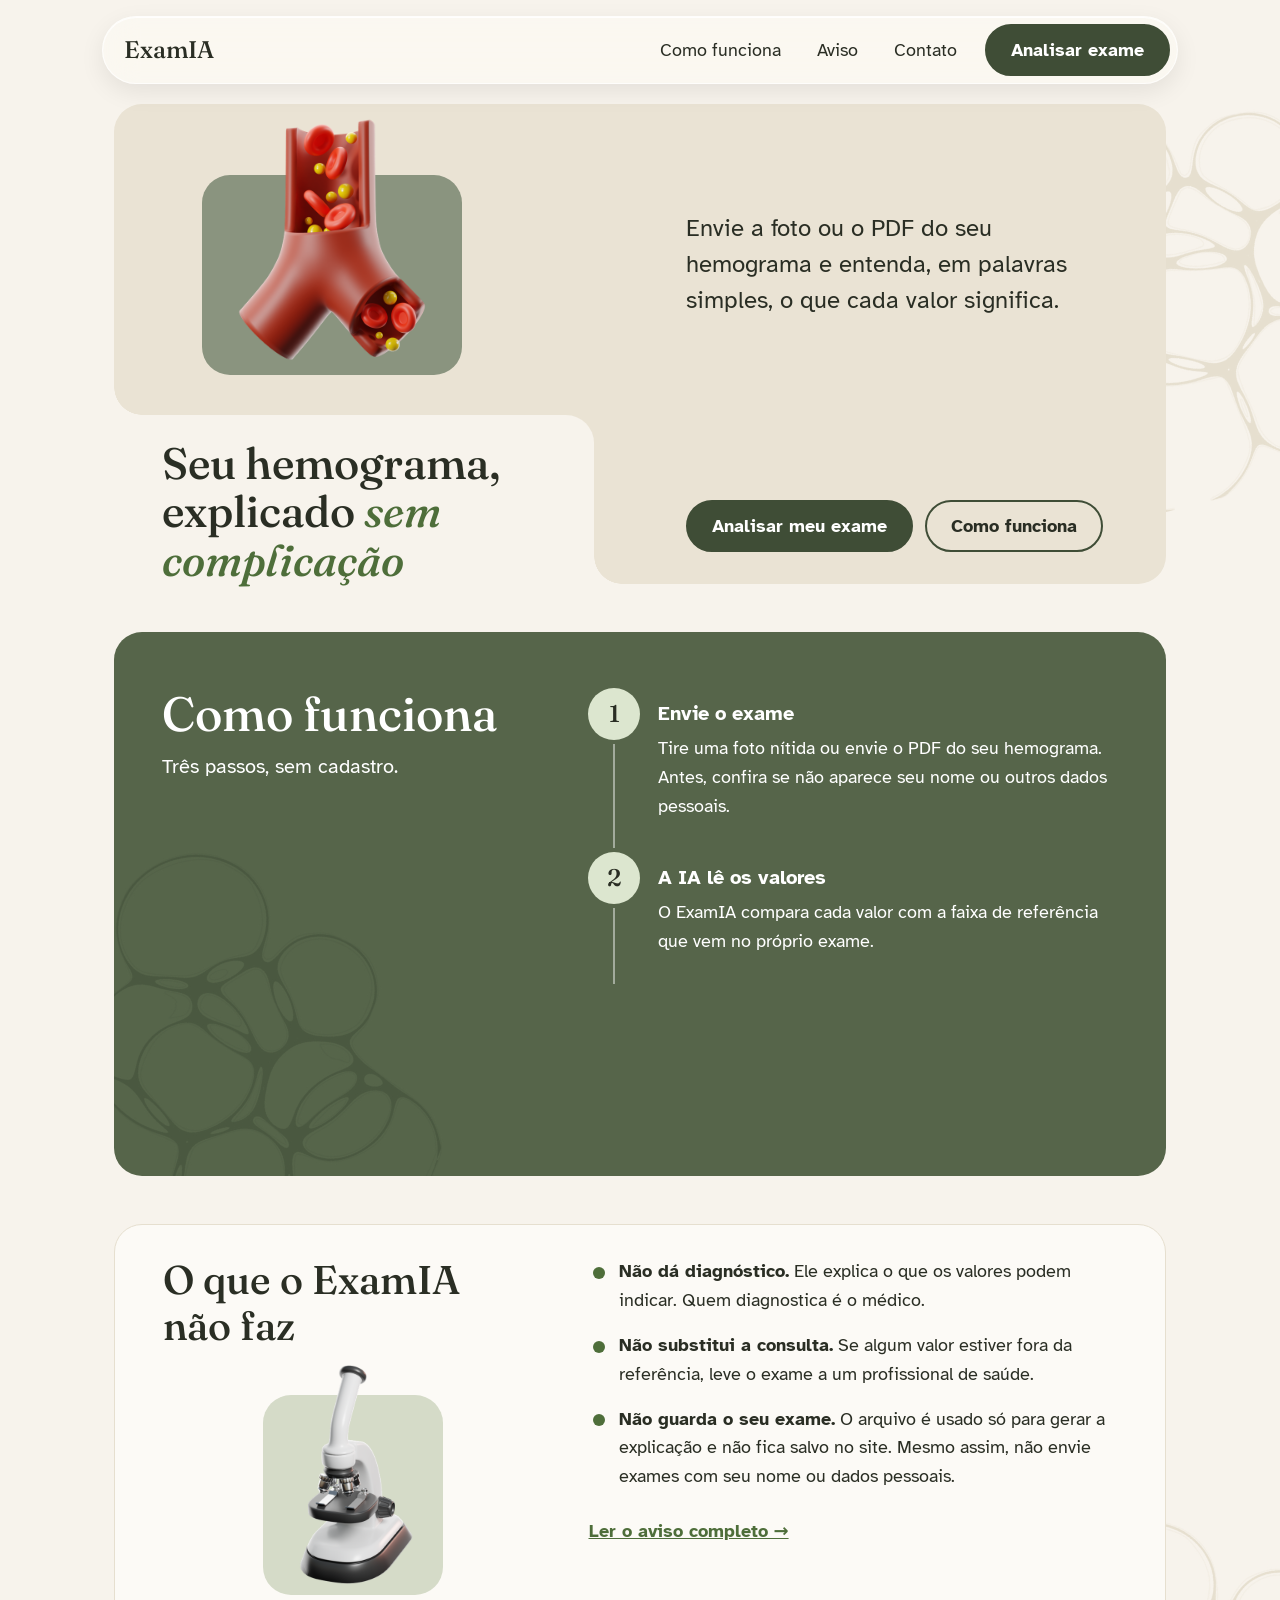
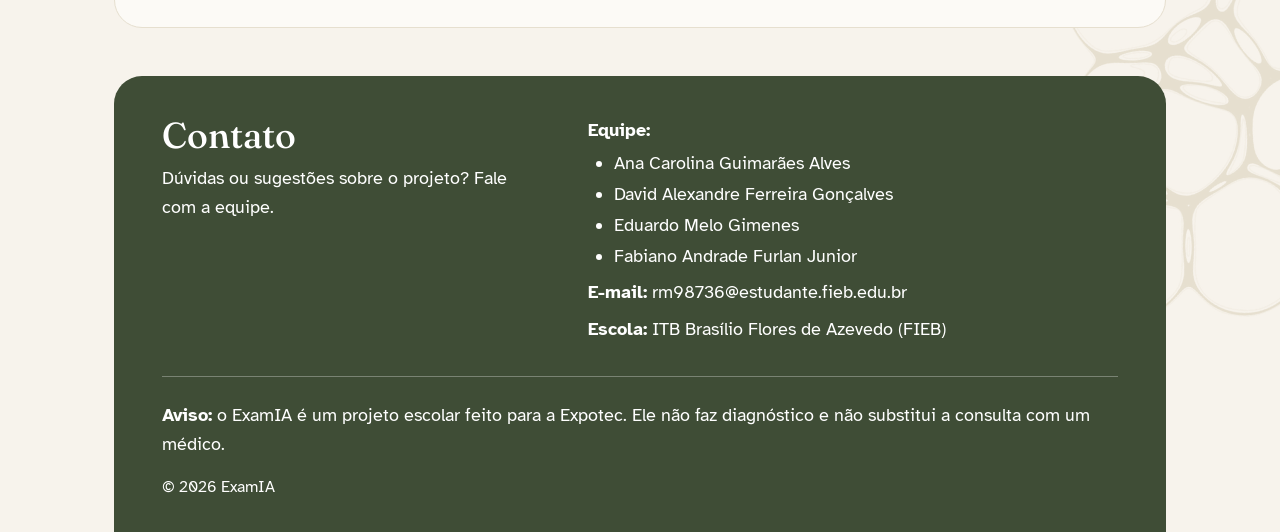
<file: index.html>
<!DOCTYPE html>
<html lang="pt-BR">
<head>
  <meta charset="UTF-8">
  <meta name="viewport" content="width=device-width, initial-scale=1.0">
  <title>ExamIA — seu hemograma explicado</title>
  <meta name="description" content="Envie seu hemograma e entenda, em palavras simples, o que cada valor significa. Projeto escolar: não substitui o médico.">
  <link rel="preconnect" href="https://fonts.googleapis.com">
  <link rel="preconnect" href="https://fonts.gstatic.com" crossorigin>
  <link href="https://fonts.googleapis.com/css2?family=Atkinson+Hyperlegible:ital,wght@0,400;0,700;1,400&family=Fraunces:ital,opsz,wght@0,9..144,500;1,9..144,500&display=swap" rel="stylesheet">
  <link rel="stylesheet" href="css/estilo.css">
  <!-- Avisa ao CSS que o JavaScript está funcionando (só assim as animações escondem as coisas antes de aparecer) -->
  <script>document.documentElement.classList.add('js');</script>
</head>
<body>

  <!-- Células decorativas nas laterais (ficam atrás de tudo) -->
  <div class="decoracao" aria-hidden="true">
    <img class="celula celula-1" src="imagens/celula-site.png" alt="">
    <img class="celula celula-3" src="imagens/celula-site.png" alt="">
  </div>

  <!-- Menu fixo de vidro -->
  <header class="topo">
    <nav class="menu" aria-label="Menu principal">
      <a class="logo" href="index.html">ExamIA</a>

      <button class="menu-botao" type="button" aria-expanded="false" aria-controls="menu-links" aria-label="Abrir menu">
        <span></span><span></span><span></span>
      </button>

      <ul class="menu-links" id="menu-links">
        <li><a href="#como-funciona">Como funciona</a></li>
        <li><a href="aviso.html">Aviso</a></li>
        <li><a href="#contato">Contato</a></li>
        <li><a class="btn" href="analise.html">Analisar exame</a></li>
      </ul>
    </nav>
  </header>

  <div class="pagina">
    <main>

      <!-- Topo: bloco bege + título no bloco com recuo -->
      <section class="hero-bloco" aria-labelledby="titulo-principal">
        <div class="hero">
          <div class="hero-conteudo">
            <p class="hero-sub revelar">Envie a foto ou o PDF do seu hemograma e entenda, em palavras simples, o que cada valor significa.</p>
            <div class="hero-acoes revelar" style="--atraso: 0.4s">
              <a class="btn" href="analise.html">Analisar meu exame</a>
              <a class="btn btn-secundario" href="#como-funciona">Como funciona</a>
            </div>
          </div>
        </div>
        <div class="recuo">
          <div class="arte hero-arte revelar">
            <img src="imagens/sangue-site.png" alt="" width="600" height="600">
          </div>
          <h1 id="titulo-principal" class="revelar" style="--atraso: 0.2s">Seu hemograma, explicado <em>sem complicação</em></h1>
        </div>
      </section>

      <!-- Como funciona (faixa oliva) -->
      <section class="faixa" id="como-funciona" aria-labelledby="titulo-como">
        <img class="celula celula-faixa" src="imagens/celula-oliva.png" alt="" aria-hidden="true">
        <div class="faixa-intro revelar">
          <h2 id="titulo-como">Como funciona</h2>
          <p>Três passos, sem cadastro.</p>
        </div>
        <ol class="passos">
          <li>
            <span class="passo-num" aria-hidden="true">1</span>
            <div class="passo-texto">
              <h3>Envie o exame</h3>
              <p>Tire uma foto nítida ou envie o PDF do seu hemograma. Antes, confira se não aparece seu nome ou outros dados pessoais.</p>
            </div>
          </li>
          <li>
            <span class="passo-num" aria-hidden="true">2</span>
            <div class="passo-texto">
              <h3>A IA lê os valores</h3>
              <p>O ExamIA compara cada valor com a faixa de referência que vem no próprio exame.</p>
            </div>
          </li>
          <li>
            <span class="passo-num" aria-hidden="true">3</span>
            <div class="passo-texto">
              <h3>Receba a explicação</h3>
              <p>Você vê cada item em palavras simples, com um selo mostrando se está dentro ou fora da referência. Leve suas dúvidas ao médico.</p>
            </div>
          </li>
        </ol>
      </section>

      <!-- Limites do site -->
      <section class="limites" aria-labelledby="titulo-limites">
        <div class="limites-titulo">
          <h2 id="titulo-limites" class="revelar">O que o ExamIA<br> não faz</h2>
          <div class="arte limites-arte revelar" style="--atraso: 0.2s">
            <img src="imagens/microscopio-site.png" alt="" width="600" height="600" loading="lazy">
          </div>
        </div>
        <div>
          <ul class="lista-limites revelar" style="--atraso: 0.15s">
            <li><strong>Não dá diagnóstico.</strong> Ele explica o que os valores podem indicar. Quem diagnostica é o médico.</li>
            <li><strong>Não substitui a consulta.</strong> Se algum valor estiver fora da referência, leve o exame a um profissional de saúde.</li>
            <li><strong>Não guarda o seu exame.</strong> O arquivo é usado só para gerar a explicação e não fica salvo no site. Mesmo assim, não envie exames com seu nome ou dados pessoais.</li>
          </ul>
          <a class="link-seta" href="aviso.html">Ler o aviso completo →</a>
        </div>
      </section>

    </main>

    <!-- Rodapé com contato e aviso -->
    <footer class="rodape" id="contato">
      <div class="rodape-contato revelar">
        <div>
          <h2>Contato</h2>
          <p>Dúvidas ou sugestões sobre o projeto? Fale com a equipe.</p>
        </div>
        <!-- TROCAR: coloque aqui os dados reais de contato -->
        <ul>
          <li><strong>Equipe:</strong>
            <ul class="rodape-equipe">
              <li>Ana Carolina Guimarães Alves</li>
              <li>David Alexandre Ferreira Gonçalves</li>
              <li>Eduardo Melo Gimenes</li>
              <li>Fabiano Andrade Furlan Junior</li>
            </ul>
          </li>
          <li><strong>E-mail:</strong> rm98736@estudante.fieb.edu.br</li>
          <li><strong>Escola:</strong> ITB Brasílio Flores de Azevedo (FIEB)</li>
        </ul>
      </div>
      <p class="rodape-aviso"><strong>Aviso:</strong> o ExamIA é um projeto escolar feito para a Expotec. Ele não faz diagnóstico e não substitui a consulta com um médico.</p>
      <p class="rodape-copy">© 2026 ExamIA</p>
    </footer>
  </div>

  <script src="js/menu.js"></script>
  <script src="js/animacoes.js"></script>
</body>
</html>
</file>
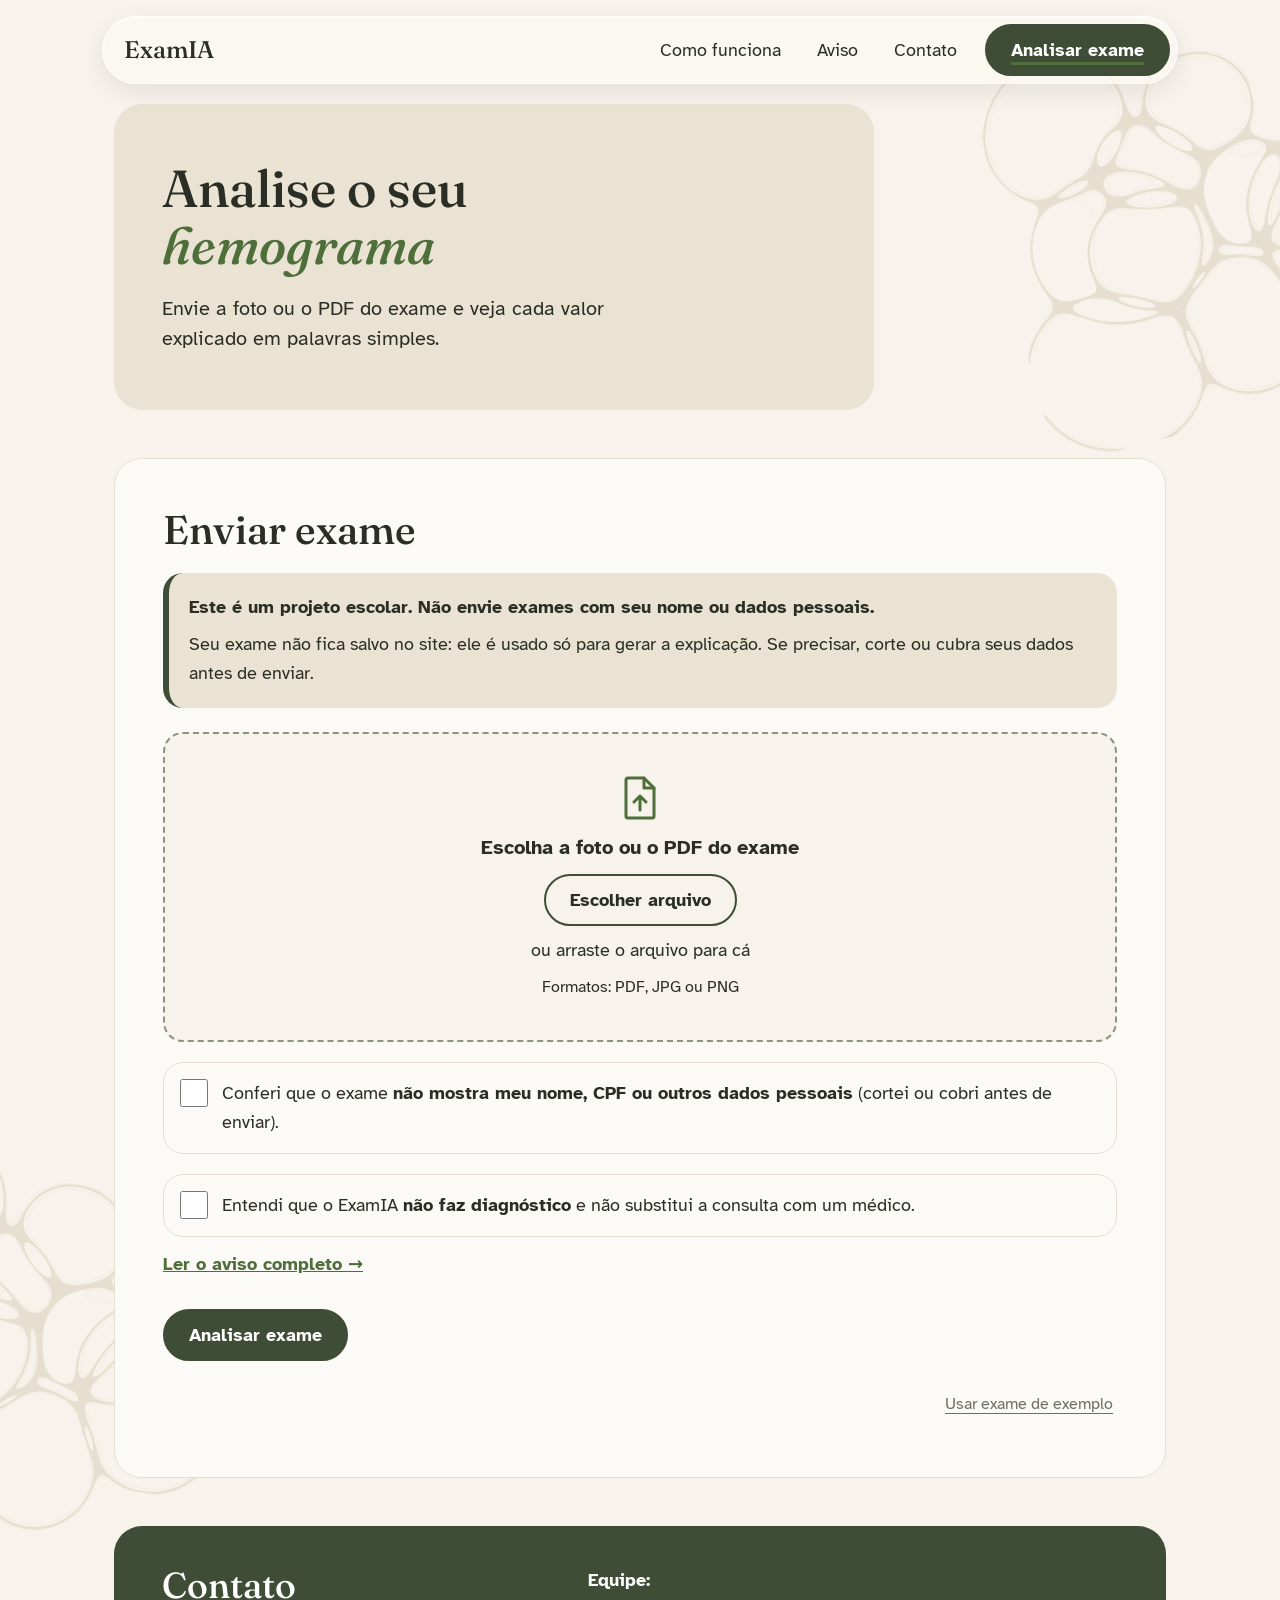
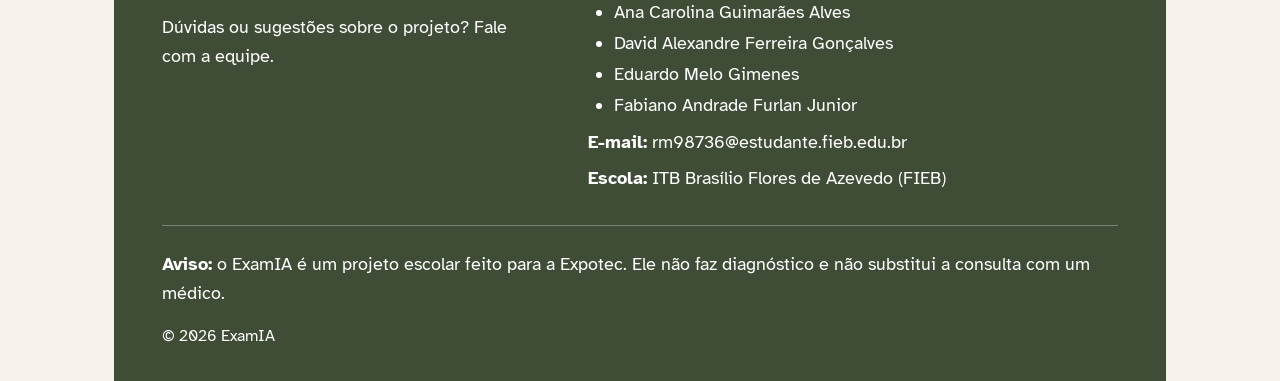
<file: analise.html>
<!DOCTYPE html>
<html lang="pt-BR">
<head>
  <meta charset="UTF-8">
  <meta name="viewport" content="width=device-width, initial-scale=1.0">
  <title>Analisar exame — ExamIA</title>
  <meta name="description" content="Envie a foto ou o PDF do seu hemograma e veja cada valor explicado em palavras simples. Projeto escolar: não substitui o médico.">
  <link rel="preconnect" href="https://fonts.googleapis.com">
  <link rel="preconnect" href="https://fonts.gstatic.com" crossorigin>
  <link href="https://fonts.googleapis.com/css2?family=Atkinson+Hyperlegible:ital,wght@0,400;0,700;1,400&family=Fraunces:ital,opsz,wght@0,9..144,500;1,9..144,500&display=swap" rel="stylesheet">
  <link rel="stylesheet" href="css/estilo.css">
  <!-- Avisa ao CSS que o JavaScript está funcionando (só assim as animações escondem as coisas antes de aparecer) -->
  <script>document.documentElement.classList.add('js');</script>
</head>
<body>

  <!-- Células decorativas nas laterais (só flutuam, como na Home) -->
  <div class="decoracao" aria-hidden="true">
    <img class="celula analise-cel-topo" src="imagens/celula-site.png" alt="">
    <img class="celula analise-cel-baixo" src="imagens/celula-site.png" alt="">
  </div>

  <!-- Menu fixo de vidro (igual ao das outras páginas) -->
  <header class="topo">
    <nav class="menu" aria-label="Menu principal">
      <a class="logo" href="index.html">ExamIA</a>

      <button class="menu-botao" type="button" aria-expanded="false" aria-controls="menu-links" aria-label="Abrir menu">
        <span></span><span></span><span></span>
      </button>

      <ul class="menu-links" id="menu-links">
        <li><a href="index.html#como-funciona">Como funciona</a></li>
        <li><a href="aviso.html">Aviso</a></li>
        <li><a href="#contato">Contato</a></li>
        <li><a class="btn" href="analise.html" aria-current="page">Analisar exame</a></li>
      </ul>
    </nav>
  </header>

  <div class="pagina">
    <main>

      <!-- Topo -->
      <section class="topo-pagina" aria-labelledby="titulo-analise">
        <h1 id="titulo-analise" class="revelar">Analise o seu <em>hemograma</em></h1>
        <p class="revelar" style="--atraso: 0.2s">Envie a foto ou o PDF do exame e veja cada valor explicado em palavras simples.</p>
      </section>

      <!-- Envio do exame -->
      <section class="envio" id="envio" aria-labelledby="titulo-envio">
        <h2 id="titulo-envio" class="revelar">Enviar exame</h2>

        <!-- Privacidade: vem antes de tudo, para a pessoa ler antes de escolher o arquivo -->
        <div class="privacidade revelar" style="--atraso: 0.1s">
          <p><strong>Este é um projeto escolar. Não envie exames com seu nome ou dados pessoais.</strong></p>
          <p>Seu exame não fica salvo no site: ele é usado só para gerar a explicação. Se precisar, corte ou cubra seus dados antes de enviar.</p>
        </div>

        <!-- novalidate: em vez do balãozinho do navegador (pequeno e some rápido), o JS mostra a própria mensagem -->
        <form class="form-envio revelar" style="--atraso: 0.2s" novalidate>

          <!-- Área de envio: o input de arquivo fica escondido e o <label> inteiro vira a área clicável.
               A classe "arrastando" (colocada pelo JS) destaca a área quando um arquivo é arrastado por cima. -->
          <div class="upload">
            <input class="upload-input" type="file" id="arquivo" name="arquivo" accept="application/pdf,image/jpeg,image/png">
            <label class="upload-area" for="arquivo">
              <svg class="upload-icone" viewBox="0 0 48 48" aria-hidden="true">
                <path d="M12 4h16l10 10v28a2 2 0 0 1-2 2H12a2 2 0 0 1-2-2V6a2 2 0 0 1 2-2z" fill="none" stroke="currentColor" stroke-width="3" stroke-linejoin="round"/>
                <path d="M28 4v10h10M24 36V22m-6 6 6-6 6 6" fill="none" stroke="currentColor" stroke-width="3" stroke-linecap="round" stroke-linejoin="round"/>
              </svg>
              <span class="upload-titulo">Escolha a foto ou o PDF do exame</span>
              <span class="btn btn-secundario upload-botao">Escolher arquivo</span>
              <span class="upload-arrastar">ou arraste o arquivo para cá</span>
              <span class="upload-formatos">Formatos: PDF, JPG ou PNG</span>
            </label>
            <!-- Prévia do arquivo escolhido (o JS preenche e mostra).
                 Foto: aparece a própria imagem. PDF: aparece um ícone de documento.
                 A prévia fica só no navegador da pessoa; nada é enviado nesse momento. -->
            <div class="upload-escolhido" hidden>
              <img class="upload-previa" alt="Prévia do exame escolhido" hidden>
              <svg class="upload-previa-pdf" viewBox="0 0 48 48" aria-hidden="true" hidden>
                <path d="M12 4h16l10 10v28a2 2 0 0 1-2 2H12a2 2 0 0 1-2-2V6a2 2 0 0 1 2-2z" fill="none" stroke="currentColor" stroke-width="3" stroke-linejoin="round"/>
                <path d="M28 4v10h10M17 26h14M17 32h14M17 38h9" fill="none" stroke="currentColor" stroke-width="3" stroke-linecap="round"/>
              </svg>
              <div class="upload-escolhido-texto">
                <p>✓ Arquivo escolhido:</p>
                <p><strong class="upload-nome"></strong></p>
                <button class="btn-texto upload-remover" type="button">Remover arquivo</button>
              </div>
            </div>
          </div>

          <!-- Checkboxes obrigatórios -->
          <div class="confirmacao">
            <input type="checkbox" id="sem-dados" name="sem-dados" required>
            <label for="sem-dados">Conferi que o exame <strong>não mostra meu nome, CPF ou outros dados pessoais</strong> (cortei ou cobri antes de enviar).</label>
          </div>
          <div class="confirmacao">
            <input type="checkbox" id="entendi" name="entendi" required>
            <label for="entendi">Entendi que o ExamIA <strong>não faz diagnóstico</strong> e não substitui a consulta com um médico.</label>
          </div>
          <a class="link-seta confirmacao-link" href="aviso.html">Ler o aviso completo →</a>

          <!-- Mensagem quando falta algo (arquivo ou checkbox). O JS preenche e mostra. -->
          <p class="form-aviso" role="alert" hidden></p>

          <div class="envio-acoes">
            <button class="btn envio-botao" type="submit">Analisar exame</button>
          </div>

          <!-- Exemplo discreto, no canto: serve de reserva se a internet falhar na feira -->
          <button class="btn-texto btn-exemplo" type="button">Usar exame de exemplo</button>
        </form>

        <!-- Estados (escondidos; o JS mostra um de cada vez).
             role="status" e role="alert" fazem o leitor de tela anunciar a mensagem. -->
        <div class="estado estado-carregando" role="status" hidden>
          <span class="carregando-roda" aria-hidden="true"></span>
          <div>
            <p><strong>Analisando seu exame…</strong></p>
            <p>Isso pode levar até meio minuto.</p>
          </div>
        </div>

        <div class="estado estado-erro" role="alert" hidden>
          <div>
            <p><strong class="erro-titulo">Não conseguimos analisar agora.</strong></p>
            <p class="erro-texto">Pode ser a internet ou o serviço de IA. Você pode tentar de novo ou ver como funciona com o exame de exemplo.</p>
            <div class="estado-acoes">
              <button class="btn erro-exemplo" type="button">Ver exame de exemplo</button>
              <button class="btn btn-secundario erro-tentar" type="button">Tentar de novo</button>
            </div>
          </div>
        </div>
      </section>

      <!-- Resultado: fica escondido até a análise terminar.
           O JS (js/analise.js) preenche o resumo e a lista de itens e depois mostra a seção. -->
      <section class="resultado" id="resultado" aria-labelledby="titulo-resultado" hidden>
        <div class="resultado-cabecalho">
          <h2 id="titulo-resultado" tabindex="-1">Resultado</h2>
          <span class="etiqueta resultado-etiqueta" hidden>Exame de exemplo (fictício)</span>
        </div>

        <!-- Resumo no card de vidro, sobre a faixa oliva com células -->
        <div class="vitrine">
          <img class="celula vitrine-cel-1" src="imagens/celula2-b-vidro.png" alt="" aria-hidden="true">
          <img class="celula vitrine-cel-2" src="imagens/celula2-d-vidro.png" alt="" aria-hidden="true">
          <div class="vidro">
            <h3>Resumo do exame</h3>
            <div class="resultado-resumo"><!-- parágrafos do resumo (JS) --></div>
            <p class="vidro-aviso">Isto não é um diagnóstico. Converse com um médico sobre o seu resultado.</p>
          </div>
        </div>

        <!-- Item por item (na mesma ordem do exame, para facilitar conferir com o papel) -->
        <h3 class="resultado-subtitulo">Item por item</h3>
        <ul class="itens"><!-- um <li> para cada item (JS) --></ul>

        <div class="resultado-fim">
          <p><strong>Lembre:</strong> o ExamIA explica o que os valores podem indicar, mas não faz diagnóstico. Leve o exame a um profissional de saúde, principalmente se algum item estiver fora da referência.</p>
          <p class="resultado-conferir">A IA pode errar ao ler o exame: confira os valores com o seu papel.</p>
          <button class="btn resultado-outro" type="button">Analisar outro exame</button>
        </div>
      </section>

      <!-- Molde de um item do resultado. O <template> não aparece na página:
           o JS copia este molde para cada item e preenche os textos. -->
      <template id="molde-item">
        <li class="item">
          <div class="item-topo">
            <h4 class="item-nome"></h4>
            <span class="selo"></span>
          </div>
          <p class="item-valor"><strong></strong> <span></span></p>
          <p class="item-explicacao"></p>
        </li>
      </template>

    </main>

    <!-- Rodapé com contato e aviso (igual ao das outras páginas) -->
    <footer class="rodape" id="contato">
      <div class="rodape-contato revelar">
        <div>
          <h2>Contato</h2>
          <p>Dúvidas ou sugestões sobre o projeto? Fale com a equipe.</p>
        </div>
        <ul>
          <li><strong>Equipe:</strong>
            <ul class="rodape-equipe">
              <li>Ana Carolina Guimarães Alves</li>
              <li>David Alexandre Ferreira Gonçalves</li>
              <li>Eduardo Melo Gimenes</li>
              <li>Fabiano Andrade Furlan Junior</li>
            </ul>
          </li>
          <li><strong>E-mail:</strong> rm98736@estudante.fieb.edu.br</li>
          <li><strong>Escola:</strong> ITB Brasílio Flores de Azevedo (FIEB)</li>
        </ul>
      </div>
      <p class="rodape-aviso"><strong>Aviso:</strong> o ExamIA é um projeto escolar feito para a Expotec. Ele não faz diagnóstico e não substitui a consulta com um médico.</p>
      <p class="rodape-copy">© 2026 ExamIA</p>
    </footer>
  </div>

  <script src="js/menu.js"></script>
  <script src="js/animacoes.js"></script>
  <!-- Primeiro o exame de exemplo (só dados), depois o código que usa ele -->
  <script src="js/exemplo.js"></script>
  <script src="js/analise.js"></script>
</body>
</html>
</file>
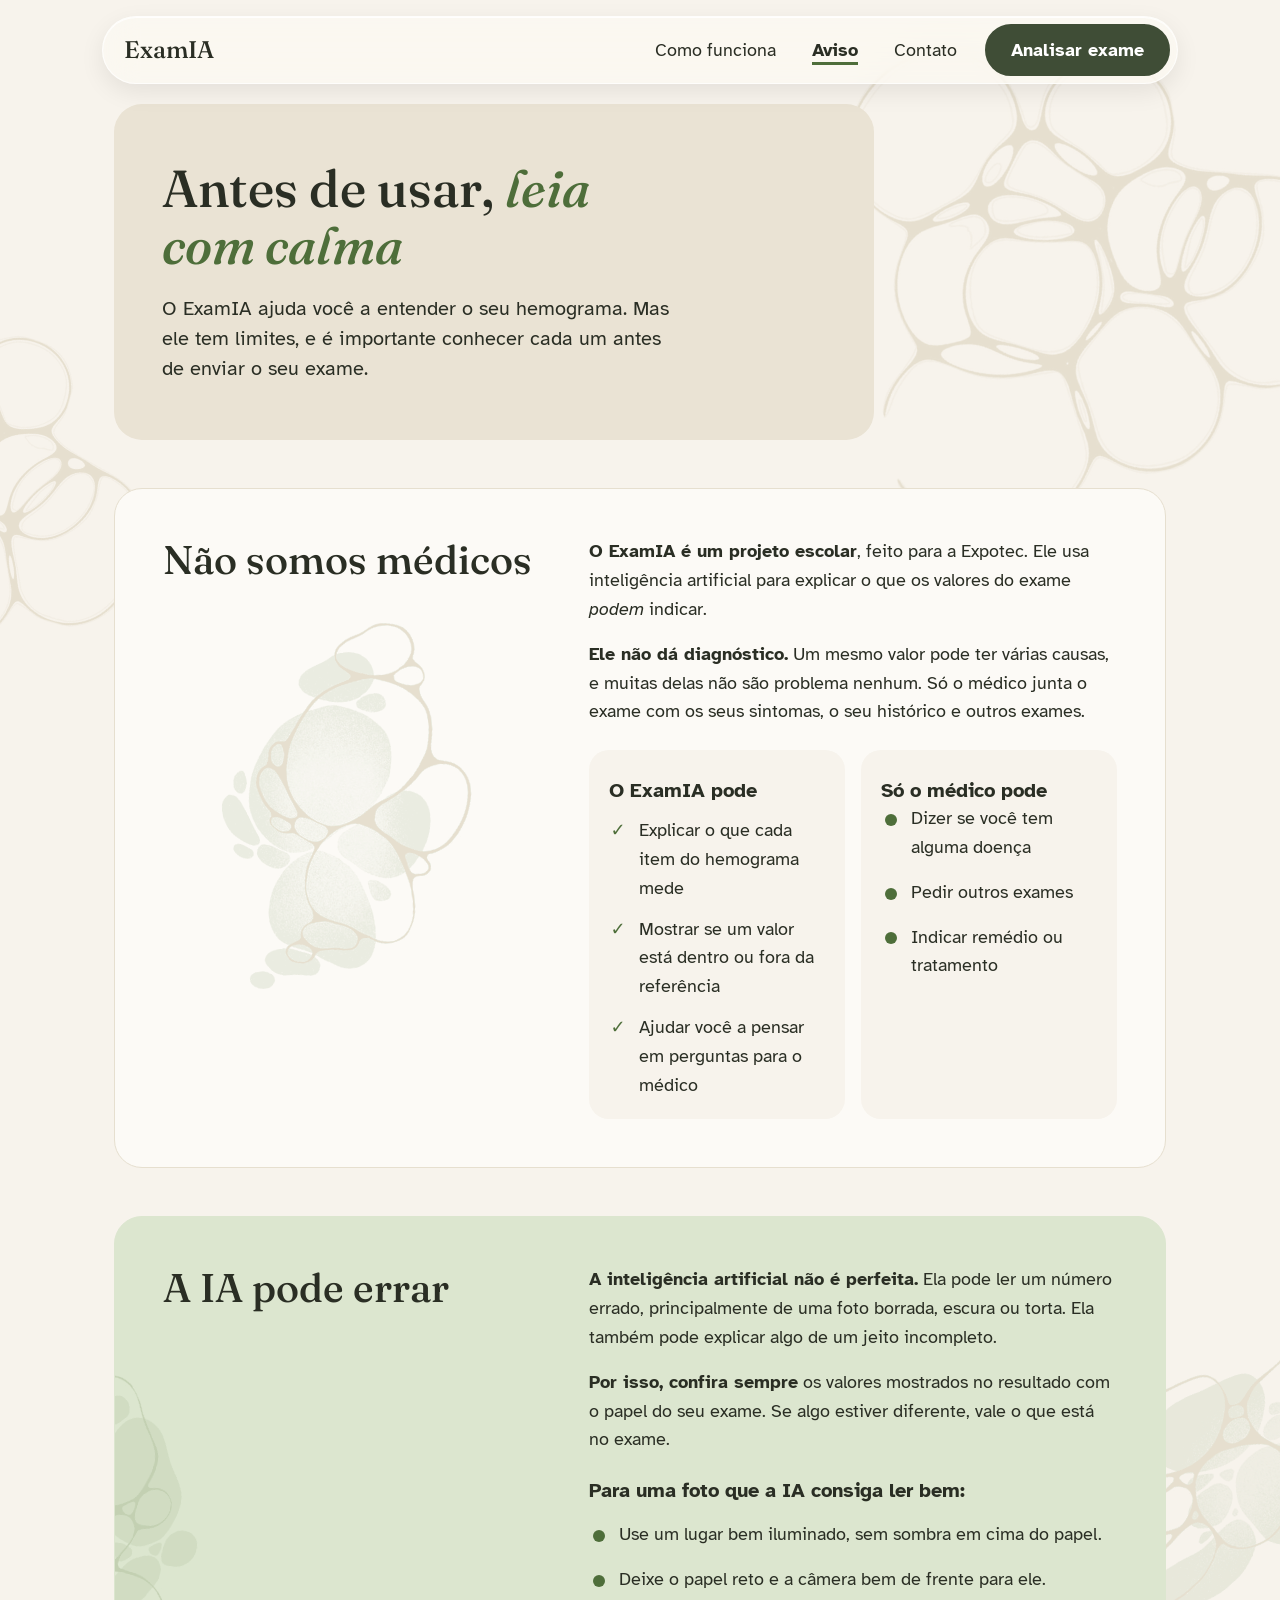
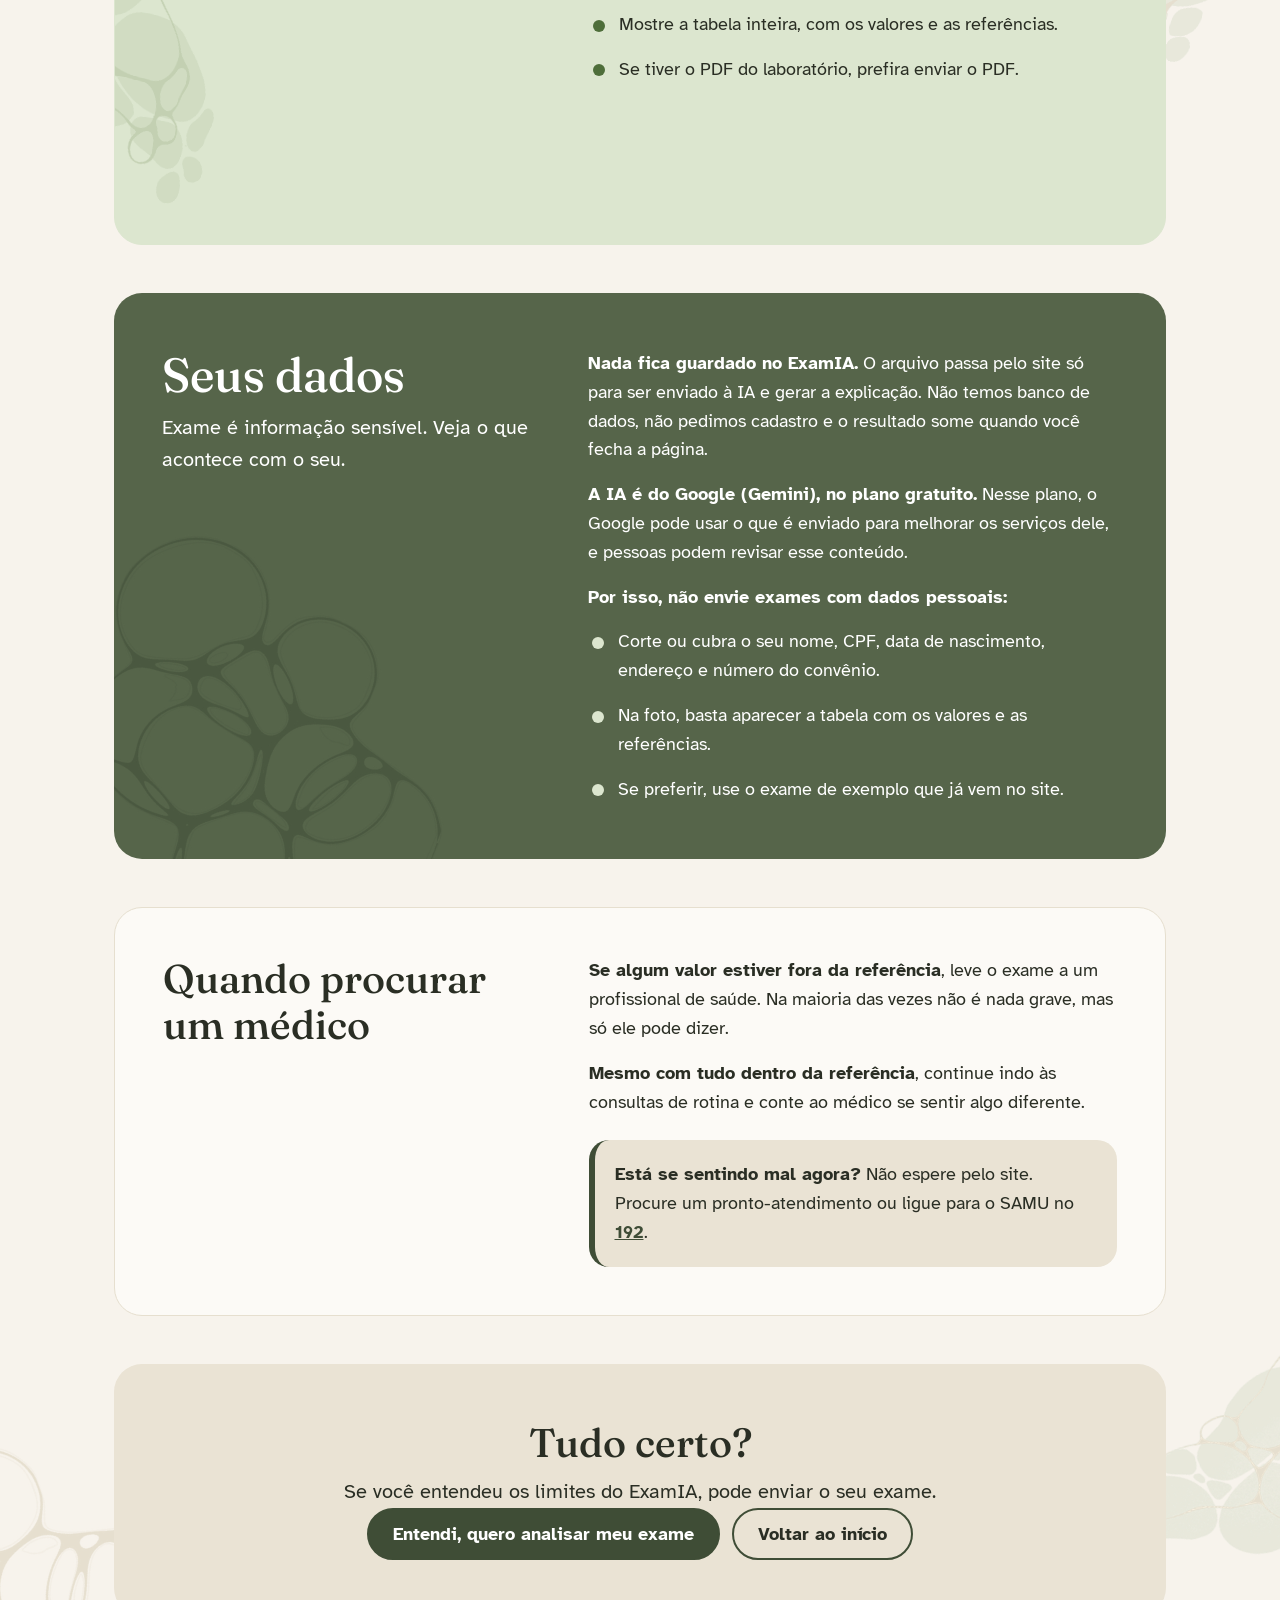
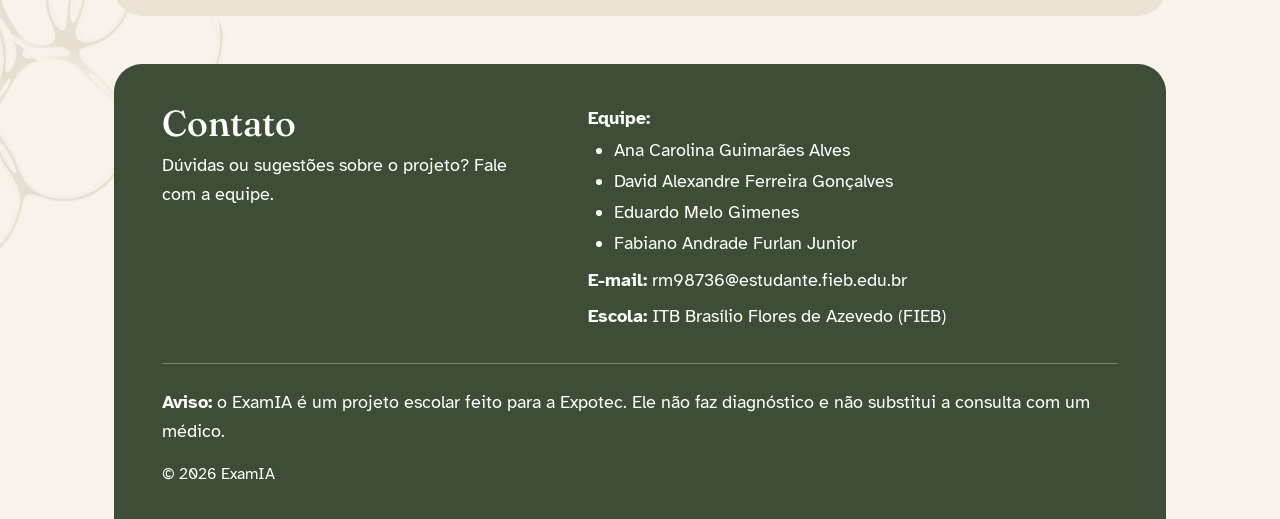
<file: aviso.html>
<!DOCTYPE html>
<html lang="pt-BR">
<head>
  <meta charset="UTF-8">
  <meta name="viewport" content="width=device-width, initial-scale=1.0">
  <title>Aviso — ExamIA</title>
  <meta name="description" content="O ExamIA é um projeto escolar: não faz diagnóstico, pode errar e não substitui o médico. Leia os limites do site e como cuidamos dos seus dados.">
  <link rel="preconnect" href="https://fonts.googleapis.com">
  <link rel="preconnect" href="https://fonts.gstatic.com" crossorigin>
  <link href="https://fonts.googleapis.com/css2?family=Atkinson+Hyperlegible:ital,wght@0,400;0,700;1,400&family=Fraunces:ital,opsz,wght@0,9..144,500;1,9..144,500&display=swap" rel="stylesheet">
  <link rel="stylesheet" href="css/estilo.css">
  <!-- Avisa ao CSS que o JavaScript está funcionando (só assim as animações escondem as coisas antes de aparecer) -->
  <script>document.documentElement.classList.add('js');</script>
</head>
<body>

  <!-- Células decorativas nas laterais (ficam atrás de tudo).
       As que têm a classe "desenhar" vão aparecendo enquanto a página desce (js/desenho.js). -->
  <div class="decoracao" aria-hidden="true">
    <img class="celula aviso-cel-topo desenhar" src="imagens/celula-site.png" alt="">
    <img class="celula aviso-cel-topo-esq desenhar" src="imagens/celula-site.png" alt="">
    <img class="celula aviso-cel-b desenhar" src="imagens/celula2-b-site.png" alt="">
    <img class="celula aviso-cel-d desenhar" src="imagens/celula2-d-site.png" alt="">
    <img class="celula aviso-cel-rodape desenhar" src="imagens/celula-site.png" alt="">
  </div>

  <!-- Menu fixo de vidro (igual ao da Home; "Como funciona" volta para a Home) -->
  <header class="topo">
    <nav class="menu" aria-label="Menu principal">
      <a class="logo" href="index.html">ExamIA</a>

      <button class="menu-botao" type="button" aria-expanded="false" aria-controls="menu-links" aria-label="Abrir menu">
        <span></span><span></span><span></span>
      </button>

      <ul class="menu-links" id="menu-links">
        <li><a href="index.html#como-funciona">Como funciona</a></li>
        <li><a href="aviso.html" aria-current="page">Aviso</a></li>
        <li><a href="#contato">Contato</a></li>
        <li><a class="btn" href="analise.html">Analisar exame</a></li>
      </ul>
    </nav>
  </header>

  <div class="pagina">
    <main>

      <!-- Topo: bloco bege simples (sem recuo, que fica só na Home) -->
      <section class="topo-pagina" aria-labelledby="titulo-aviso">
        <h1 id="titulo-aviso" class="revelar">Antes de usar, <em>leia com calma</em></h1>
        <p class="revelar" style="--atraso: 0.2s">O ExamIA ajuda você a entender o seu hemograma. Mas ele tem limites, e é importante conhecer cada um antes de enviar o seu exame.</p>
      </section>

      <!-- Não somos médicos -->
      <section class="aviso-secao" aria-labelledby="titulo-medicos">
        <!-- Coluna do título: título em cima, célula embaixo (a célula some no celular) -->
        <div class="aviso-titulo">
          <h2 id="titulo-medicos" class="revelar">Não somos médicos</h2>
          <img class="celula celula-card cel-medicos desenhar desenhar-cima" src="imagens/celula2-c-site.png" alt="" aria-hidden="true">
        </div>
        <div class="aviso-texto revelar" style="--atraso: 0.15s">
          <p><strong>O ExamIA é um projeto escolar</strong>, feito para a Expotec. Ele usa inteligência artificial para explicar o que os valores do exame <em>podem</em> indicar.</p>
          <p><strong>Ele não dá diagnóstico.</strong> Um mesmo valor pode ter várias causas, e muitas delas não são problema nenhum. Só o médico junta o exame com os seus sintomas, o seu histórico e outros exames.</p>

          <div class="comparacao">
            <div class="comparacao-coluna">
              <h3>O ExamIA pode</h3>
              <ul class="lista-check">
                <li>Explicar o que cada item do hemograma mede</li>
                <li>Mostrar se um valor está dentro ou fora da referência</li>
                <li>Ajudar você a pensar em perguntas para o médico</li>
              </ul>
            </div>
            <div class="comparacao-coluna">
              <h3>Só o médico pode</h3>
              <ul class="lista-limites">
                <li>Dizer se você tem alguma doença</li>
                <li>Pedir outros exames</li>
                <li>Indicar remédio ou tratamento</li>
              </ul>
            </div>
          </div>
        </div>
      </section>

      <!-- A IA pode errar -->
      <section class="aviso-secao aviso-secao-destaque" aria-labelledby="titulo-errar">
        <!-- Célula em verde (combina com o fundo verde-claro); a metade que passa do card fica cortada -->
        <div class="aviso-titulo">
          <h2 id="titulo-errar" class="revelar">A IA pode errar</h2>
          <img class="celula celula-card cel-errar desenhar" src="imagens/celula2-a-verde.png" alt="" aria-hidden="true">
        </div>
        <div class="aviso-texto revelar" style="--atraso: 0.15s">
          <p><strong>A inteligência artificial não é perfeita.</strong> Ela pode ler um número errado, principalmente de uma foto borrada, escura ou torta. Ela também pode explicar algo de um jeito incompleto.</p>
          <p><strong>Por isso, confira sempre</strong> os valores mostrados no resultado com o papel do seu exame. Se algo estiver diferente, vale o que está no exame.</p>
          <h3>Para uma foto que a IA consiga ler bem:</h3>
          <ul class="lista-limites">
            <li>Use um lugar bem iluminado, sem sombra em cima do papel.</li>
            <li>Deixe o papel reto e a câmera bem de frente para ele.</li>
            <li>Mostre a tabela inteira, com os valores e as referências.</li>
            <li>Se tiver o PDF do laboratório, prefira enviar o PDF.</li>
          </ul>
        </div>
      </section>

      <!-- Seus dados (faixa oliva) -->
      <section class="faixa" aria-labelledby="titulo-dados">
        <img class="celula celula-faixa" src="imagens/celula-oliva.png" alt="" aria-hidden="true">
        <div class="faixa-intro revelar">
          <h2 id="titulo-dados">Seus dados</h2>
          <p>Exame é informação sensível. Veja o que acontece com o seu.</p>
        </div>
        <div class="faixa-texto revelar" style="--atraso: 0.15s">
          <p><strong>Nada fica guardado no ExamIA.</strong> O arquivo passa pelo site só para ser enviado à IA e gerar a explicação. Não temos banco de dados, não pedimos cadastro e o resultado some quando você fecha a página.</p>
          <p><strong>A IA é do Google (Gemini), no plano gratuito.</strong> Nesse plano, o Google pode usar o que é enviado para melhorar os serviços dele, e pessoas podem revisar esse conteúdo.</p>
          <p><strong>Por isso, não envie exames com dados pessoais:</strong></p>
          <ul class="lista-limites">
            <li>Corte ou cubra o seu nome, CPF, data de nascimento, endereço e número do convênio.</li>
            <li>Na foto, basta aparecer a tabela com os valores e as referências.</li>
            <li>Se preferir, use o exame de exemplo que já vem no site.</li>
          </ul>
        </div>
      </section>

      <!-- Quando procurar um médico -->
      <section class="aviso-secao" aria-labelledby="titulo-procurar">
        <h2 id="titulo-procurar" class="revelar">Quando procurar um médico</h2>
        <div class="aviso-texto revelar" style="--atraso: 0.15s">
          <p><strong>Se algum valor estiver fora da referência</strong>, leve o exame a um profissional de saúde. Na maioria das vezes não é nada grave, mas só ele pode dizer.</p>
          <p><strong>Mesmo com tudo dentro da referência</strong>, continue indo às consultas de rotina e conte ao médico se sentir algo diferente.</p>
          <div class="aviso-urgente">
            <p><strong>Está se sentindo mal agora?</strong> Não espere pelo site. Procure um pronto-atendimento ou ligue para o SAMU no <a href="tel:192">192</a>.</p>
          </div>
        </div>
      </section>

      <!-- Fechamento -->
      <section class="aviso-fim revelar" aria-labelledby="titulo-fim">
        <h2 id="titulo-fim">Tudo certo?</h2>
        <p>Se você entendeu os limites do ExamIA, pode enviar o seu exame.</p>
        <div class="hero-acoes">
          <a class="btn" href="analise.html">Entendi, quero analisar meu exame</a>
          <a class="btn btn-secundario" href="index.html">Voltar ao início</a>
        </div>
      </section>

    </main>

    <!-- Rodapé com contato e aviso (igual ao da Home) -->
    <footer class="rodape" id="contato">
      <div class="rodape-contato revelar">
        <div>
          <h2>Contato</h2>
          <p>Dúvidas ou sugestões sobre o projeto? Fale com a equipe.</p>
        </div>
        <ul>
          <li><strong>Equipe:</strong>
            <ul class="rodape-equipe">
              <li>Ana Carolina Guimarães Alves</li>
              <li>David Alexandre Ferreira Gonçalves</li>
              <li>Eduardo Melo Gimenes</li>
              <li>Fabiano Andrade Furlan Junior</li>
            </ul>
          </li>
          <li><strong>E-mail:</strong> rm98736@estudante.fieb.edu.br</li>
          <li><strong>Escola:</strong> ITB Brasílio Flores de Azevedo (FIEB)</li>
        </ul>
      </div>
      <p class="rodape-aviso"><strong>Aviso:</strong> o ExamIA é um projeto escolar feito para a Expotec. Ele não faz diagnóstico e não substitui a consulta com um médico.</p>
      <p class="rodape-copy">© 2026 ExamIA</p>
    </footer>
  </div>

  <script src="js/menu.js"></script>
  <script src="js/animacoes.js"></script>
  <script src="js/desenho.js"></script>
</body>
</html>
</file>
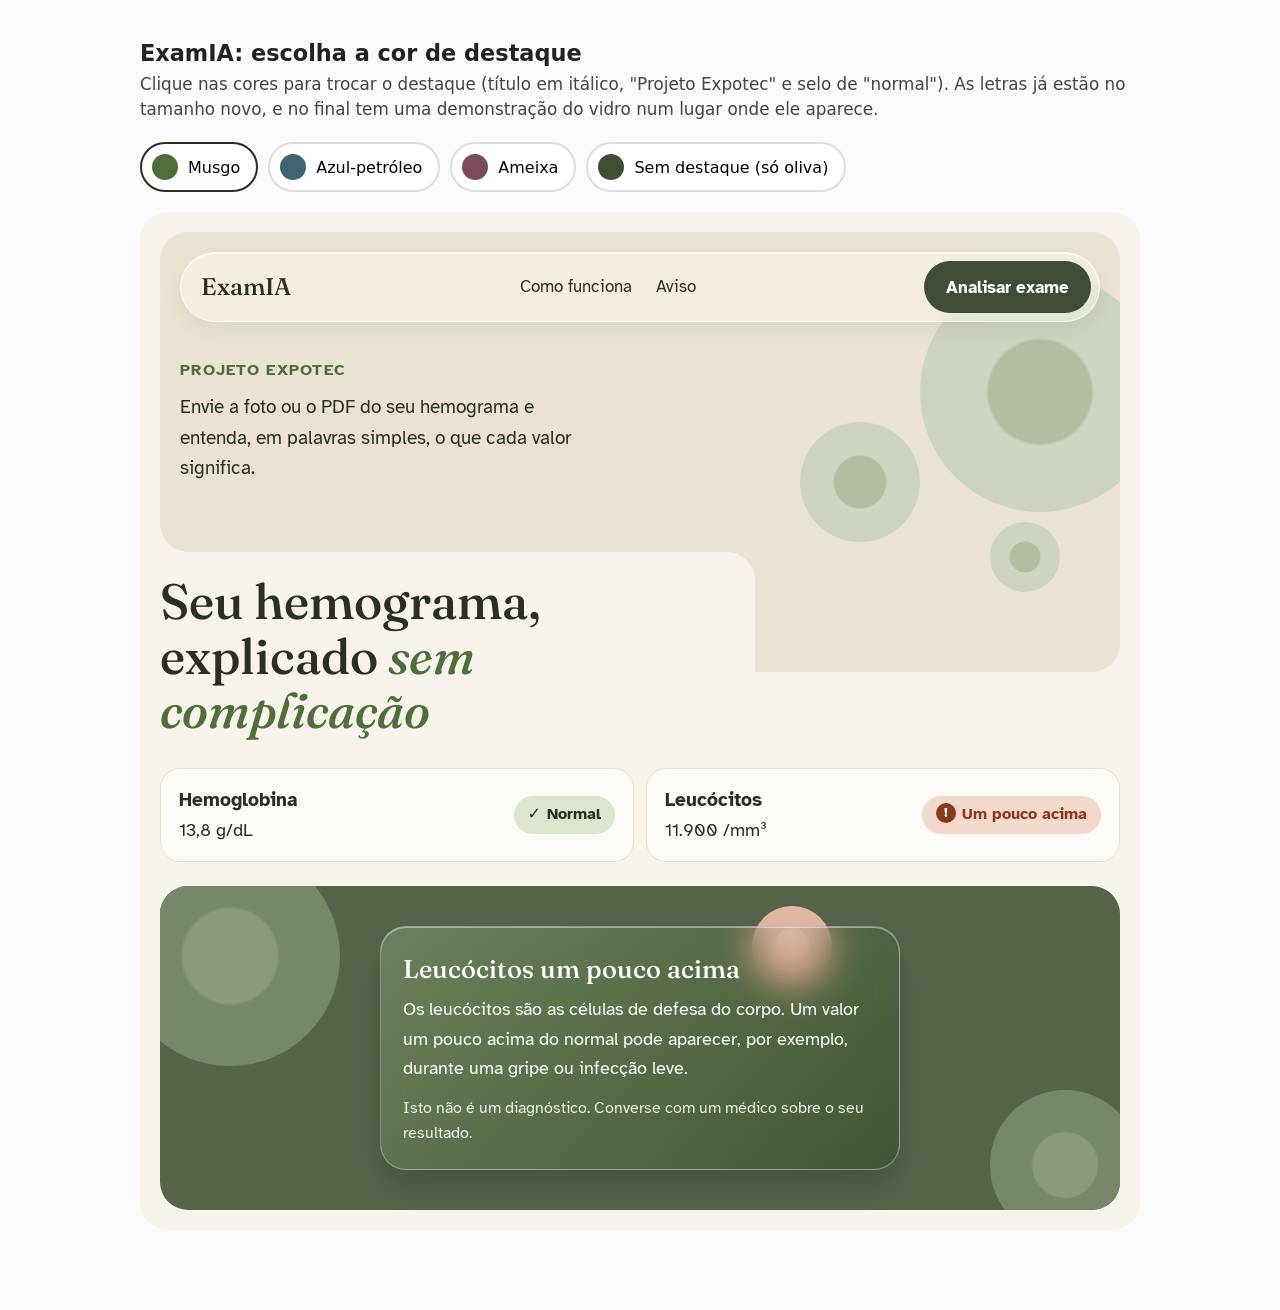
<file: docs/prototipo-visual.html>
<!DOCTYPE html>
<html lang="pt-BR">
<head>
<meta charset="UTF-8">
<meta name="viewport" content="width=device-width, initial-scale=1.0">
<title>ExamIA — Destaque e leitura</title>
<link rel="preconnect" href="https://fonts.googleapis.com">
<link rel="preconnect" href="https://fonts.gstatic.com" crossorigin>
<link href="https://fonts.googleapis.com/css2?family=Atkinson+Hyperlegible:ital,wght@0,400;0,700;1,400&family=Fraunces:ital,opsz,wght@0,9..144,500;1,9..144,500&display=swap" rel="stylesheet">
<style>
  * { box-sizing: border-box; margin: 0; }
  html { font-size: 100%; }
  body { font-family: system-ui, sans-serif; background: #fafafa; color: #222; padding: 24px 16px 64px; }
  .intro { max-width: 1000px; margin: 0 auto 20px; }
  .intro h1 { font-size: 1.4rem; margin-bottom: 6px; }
  .intro p { color: #444; line-height: 1.5; font-size: 1.05rem; }

  /* Seletor de cor de destaque */
  .seletor { max-width: 1000px; margin: 0 auto 20px; display: flex; flex-wrap: wrap; gap: 10px; }
  .seletor button { display: flex; align-items: center; gap: 10px; font: 500 1rem system-ui, sans-serif; padding: 10px 16px 10px 10px;
                    border-radius: 999px; border: 2px solid #ddd; background: #fff; cursor: pointer; min-height: 48px; }
  .seletor button i { width: 26px; height: 26px; border-radius: 50%; }
  .seletor button[aria-pressed="true"] { border-color: #2A2E24; }

  /* ===== Site ===== */
  .site { --bg:#F7F3EC; --hero:#EAE3D4; --card:#FCFAF6; --line:#E6DFCF; --sage:#D5DBC8;
          --primary:#3F4D36; --ink:#2A2E24; --olive:#56654A; --accent:#4E6E3A; --accent-light:#DCE6CF;
          --cel:#CDD4BF; --cel-in:#B3BDA2; --warn-bg:#F2D9CC; --warn-ink:#8A3A1C;
          --title:'Fraunces', Georgia, serif; --body:'Atkinson Hyperlegible', system-ui, sans-serif;
          max-width: 1000px; margin: 0 auto; background: var(--bg); border-radius: 28px; padding: 16px;
          color: var(--ink); font-family: var(--body); font-size: 1.125rem; line-height: 1.6; }

  .hero { position: relative; background: var(--hero); border-radius: 28px; overflow: hidden; padding: 16px 16px 150px; }
  .cel { position: absolute; border-radius: 50%; background: radial-gradient(circle, var(--cel-in) 0 30%, var(--cel) 32%); }
  .cel.a { width: 180px; height: 180px; right: -50px; bottom: 40px; }
  .cel.b { display: none; }
  .cel.c { display: none; width: 70px; height: 70px; }

  .nav { position: relative; z-index: 2; display: flex; justify-content: space-between; align-items: center; gap: 12px;
         padding: 8px 8px 8px 20px; border-radius: 999px;
         background: rgba(255,255,255,.4); border: 1px solid rgba(255,255,255,.7);
         backdrop-filter: blur(14px) saturate(160%); -webkit-backdrop-filter: blur(14px) saturate(160%);
         box-shadow: 0 8px 24px rgba(0,0,0,.06), inset 0 1px 0 rgba(255,255,255,.8); }
  .logo { font-family: var(--title); font-size: 1.5rem; font-weight: 500; }
  .nav a { color: var(--ink); text-decoration: none; font-size: 1.05rem; }
  .links { display: none; gap: 24px; }
  .btn { background: var(--primary); color: #fff; border: 0; border-radius: 999px; padding: 14px 22px; min-height: 52px;
         font: 700 1.05rem var(--body); white-space: nowrap; }

  .eyebrow { position: relative; display: block; margin-top: 36px; font-size: 1rem; letter-spacing: .08em; text-transform: uppercase;
             color: var(--accent); font-weight: 700; }
  .sub { position: relative; max-width: 420px; margin-top: 8px; font-size: 1.2rem; }

  .recuo { position: relative; margin-top: -120px; width: calc(100% - 64px); background: var(--bg);
           border-top-right-radius: 28px; padding: 22px 22px 6px 0; }
  .recuo::before, .recuo::after { content: ""; position: absolute; width: 28px; height: 28px;
           background: radial-gradient(circle at 100% 0, transparent 27.5px, var(--bg) 28px); }
  .recuo::before { top: -28px; left: 0; }
  .recuo::after { bottom: 0; right: -28px; }
  .recuo h2 { font-family: var(--title); font-weight: 500; font-size: clamp(2.1rem, 6vw, 3.1rem); line-height: 1.1; }
  .recuo h2 em { color: var(--accent); }

  /* Resultado */
  .resultado { margin-top: 24px; display: grid; gap: 12px; }
  .linha { display: flex; flex-wrap: wrap; justify-content: space-between; align-items: center; gap: 8px 12px;
           background: var(--card); border: 1px solid var(--line); border-radius: 20px; padding: 16px 18px; }
  .linha .nome { font-weight: 700; font-size: 1.2rem; display: block; }
  .linha .valor { font-size: 1.1rem; }
  .tag { font-size: 1rem; font-weight: 700; padding: 6px 14px; border-radius: 999px; white-space: nowrap; }
  .tag.ok { background: var(--accent-light); color: var(--ink); }
  .tag.ok::before { content: "✓"; margin-right: 6px; }
  .tag.atencao { background: var(--warn-bg); color: var(--warn-ink); }
  .tag.atencao::before { content: "!"; display: inline-grid; place-items: center; width: 20px; height: 20px; margin-right: 6px;
          border-radius: 50%; background: var(--warn-ink); color: #fff; font-size: .8rem; vertical-align: 2px; }

  /* Demo de liquid glass: card de vidro sobre a faixa com células */
  .vitrine { position: relative; margin-top: 24px; border-radius: 28px; overflow: hidden; background: var(--olive);
             padding: 40px 16px; min-height: 300px; display: grid; place-items: center; }
  .vitrine .cel { background: radial-gradient(circle, #8C9A7C 0 30%, #778868 32%); }
  .vitrine .v1 { width: 220px; height: 220px; left: -40px; top: -40px; }
  .vitrine .v2 { width: 150px; height: 150px; right: -20px; bottom: -30px; }
  .vitrine .v3 { width: 80px; height: 80px; right: 30%; top: 20px; background: radial-gradient(circle, var(--warn-bg) 0 30%, #E3B9A5 32%); }
  .vidro { position: relative; z-index: 1; width: min(520px, 100%); padding: 22px; border-radius: 26px; color: #fff;
           background: linear-gradient(135deg, rgba(255,255,255,.16), rgba(30,40,25,.28)); border: 1px solid rgba(255,255,255,.35);
           backdrop-filter: blur(18px) saturate(170%); -webkit-backdrop-filter: blur(18px) saturate(170%);
           box-shadow: 0 20px 40px rgba(0,0,0,.18), inset 0 1px 0 rgba(255,255,255,.45); }
  .vidro h3 { font-family: var(--title); font-weight: 500; font-size: 1.6rem; margin-bottom: 6px; }
  .vidro p { font-size: 1.15rem; }
  .vidro small { display: block; margin-top: 12px; font-size: 1rem; opacity: .9; }

  @media (min-width: 720px) {
    body { padding: 40px 32px 80px; }
    .site { padding: 20px; }
    .links { display: flex; }
    .hero { padding: 20px 20px 150px; min-height: 440px; }
    .cel.a { width: 240px; height: 240px; right: -40px; top: 40px; bottom: auto; }
    .cel.b { display: block; width: 120px; height: 120px; right: 200px; top: 190px; }
    .cel.c { display: block; right: 60px; top: 290px; }
    .recuo { width: min(600px, 62%); }
    .resultado { grid-template-columns: 1fr 1fr; }
  }
  @media (max-width: 400px) { .btn { padding: 12px 16px; font-size: 1rem; } .logo { font-size: 1.3rem; } }
</style>
</head>
<body>

<div class="intro">
  <h1>ExamIA: escolha a cor de destaque</h1>
  <p>Clique nas cores para trocar o destaque (título em itálico, "Projeto Expotec" e selo de "normal"). As letras já estão no tamanho novo, e no final tem uma demonstração do vidro num lugar onde ele aparece.</p>
</div>

<div class="seletor" role="group" aria-label="Cor de destaque">
  <button aria-pressed="true" data-accent="#4E6E3A" data-light="#DCE6CF"><i style="background:#4E6E3A"></i>Musgo</button>
  <button aria-pressed="false" data-accent="#3D6470" data-light="#D3E2E4"><i style="background:#3D6470"></i>Azul-petróleo</button>
  <button aria-pressed="false" data-accent="#7B4B5A" data-light="#EBDADF"><i style="background:#7B4B5A"></i>Ameixa</button>
  <button aria-pressed="false" data-accent="#3F4D36" data-light="#D5DBC8"><i style="background:#3F4D36"></i>Sem destaque (só oliva)</button>
</div>

<div class="site" id="site">
  <div class="hero">
    <i class="cel a"></i><i class="cel b"></i><i class="cel c"></i>
    <nav class="nav"><span class="logo">ExamIA</span><span class="links"><a href="#">Como funciona</a><a href="#">Aviso</a></span><button class="btn">Analisar exame</button></nav>
    <span class="eyebrow">Projeto Expotec</span>
    <p class="sub">Envie a foto ou o PDF do seu hemograma e entenda, em palavras simples, o que cada valor significa.</p>
  </div>
  <div class="recuo"><h2>Seu hemograma, explicado <em>sem complicação</em></h2></div>

  <div class="resultado">
    <div class="linha"><span><span class="nome">Hemoglobina</span><span class="valor">13,8 g/dL</span></span><span class="tag ok">Normal</span></div>
    <div class="linha"><span><span class="nome">Leucócitos</span><span class="valor">11.900 /mm³</span></span><span class="tag atencao">Um pouco acima</span></div>
  </div>

  <div class="vitrine">
    <i class="cel v1"></i><i class="cel v2"></i><i class="cel v3"></i>
    <div class="vidro">
      <h3>Leucócitos um pouco acima</h3>
      <p>Os leucócitos são as células de defesa do corpo. Um valor um pouco acima do normal pode aparecer, por exemplo, durante uma gripe ou infecção leve.</p>
      <small>Isto não é um diagnóstico. Converse com um médico sobre o seu resultado.</small>
    </div>
  </div>
</div>

<script>
  // Troca a cor de destaque quando você clica num botão
  const site = document.getElementById('site');
  document.querySelectorAll('.seletor button').forEach(function (botao) {
    botao.addEventListener('click', function () {
      site.style.setProperty('--accent', botao.dataset.accent);
      site.style.setProperty('--accent-light', botao.dataset.light);
      document.querySelectorAll('.seletor button').forEach(function (b) { b.setAttribute('aria-pressed', 'false'); });
      botao.setAttribute('aria-pressed', 'true');
    });
  });
</script>
</body>
</html>
</file>
<file: css/estilo.css>
/* =========================================================
   ExamIA — estilo principal
   Todas as cores e fontes ficam nas variáveis abaixo.
   Para trocar uma cor no site inteiro, mude só aqui.
   ========================================================= */

:root {
  /* Cores */
  --fundo: #F7F3EC;          /* fundo da página */
  --hero: #EAE3D4;           /* blocos grandes */
  --card: #FCFAF6;           /* cards */
  --borda: #E6DFCF;          /* borda dos cards */
  --salvia: #D5DBC8;         /* detalhes decorativos */
  --salvia-miolo: #B3BDA2;
  --salvia-media: #8A947F;   /* meio-termo entre a sálvia e o verde do botão (bloco do sangue) */
  --oliva: #56654A;          /* faixas em destaque */
  --primario: #3F4D36;       /* botão principal */
  --primario-hover: #2F3A28;
  --musgo: #4E6E3A;          /* destaque: itálico do título, selo "Normal" */
  --musgo-claro: #DCE6CF;
  --texto: #2A2E24;
  --texto-suave: #6B7061;    /* texto discreto (botão do exemplo); contraste 4,9:1 no card */
  --atencao-fundo: #F2D9CC;  /* valor fora da referência */
  --atencao-texto: #8A3A1C;

  /* Vidro (liquid glass) */
  --vidro-fundo: rgba(252, 250, 246, 0.62);
  --vidro-borda: rgba(255, 255, 255, 0.7);
  --vidro-desfoque: blur(16px) saturate(160%);

  /* Fontes */
  --fonte-titulo: 'Fraunces', Georgia, serif;
  --fonte-texto: 'Atkinson Hyperlegible', system-ui, sans-serif;

  /* Formas */
  --raio: 28px;
  --raio-menor: 20px;
  --altura-menu: 100px;      /* espaço reservado para o menu fixo */

  /* Movimento */
  --hover-escala: scale(1.05);
  --transicao-hover: transform 0.2s ease, background-color 0.2s ease, color 0.2s ease, border-color 0.2s ease;
  --suave: cubic-bezier(0.2, 0.8, 0.2, 1);
}

/* ---------- Base ---------- */

* { box-sizing: border-box; }

html { font-size: 100%; }

@media (prefers-reduced-motion: no-preference) {
  html { scroll-behavior: smooth; }  /* rolagem suave nos links "Como funciona" e "Contato" */
}

body {
  margin: 0;
  background: var(--fundo);
  color: var(--texto);
  font-family: var(--fonte-texto);
  font-size: 1.125rem;  /* 18px — nada no site fica abaixo de 16px */
  line-height: 1.6;
}

h1, h2, h3, p, ul, ol { margin: 0; }

/* Quando um link leva até uma seção, ela não fica escondida atrás do menu fixo */
[id] { scroll-margin-top: var(--altura-menu); }

:focus-visible {
  outline: 3px solid var(--musgo);
  outline-offset: 3px;
}

.pagina {
  max-width: 1100px;
  margin: 0 auto;
  padding: 96px 12px 0;  /* 96px = menu fixo (80px) + 16px de respiro: o hero começa abaixo dele */
}

/* ---------- Botões ---------- */

.btn {
  display: inline-flex;
  align-items: center;
  justify-content: center;
  min-height: 52px;
  padding: 12px 24px;
  border: 2px solid var(--primario);
  border-radius: 999px;
  background: var(--primario);
  color: #fff;
  font: 700 1.125rem var(--fonte-texto);
  text-decoration: none;
  white-space: nowrap;
  cursor: pointer;
  transition: var(--transicao-hover);
}
.btn:hover {
  transform: var(--hover-escala);
  background: var(--primario-hover);
  border-color: var(--primario-hover);
}

.btn-secundario {
  background: transparent;
  color: var(--texto);
}
.btn-secundario:hover {
  background: var(--musgo-claro);
  border-color: var(--primario);
  color: var(--texto);
}

/* ---------- Menu fixo de vidro ---------- */

.topo {
  position: fixed;
  top: 12px;
  left: 12px;
  right: 12px;
  z-index: 10;
}

.menu {
  position: relative;
  isolation: isolate;
  max-width: 1076px;
  margin: 0 auto;
  display: flex;
  align-items: center;
  justify-content: space-between;
  gap: 12px;
  padding: 8px 8px 8px 22px;
}

/* O vidro fica numa camada separada (::before) e não no próprio menu.
   Assim a lista que abre no celular também consegue ter o seu vidro. */
.menu::before {
  content: "";
  position: absolute;
  inset: 0;
  z-index: -1;
  border-radius: 999px;
  background: var(--vidro-fundo);
  border: 1px solid var(--vidro-borda);
  backdrop-filter: var(--vidro-desfoque);
  -webkit-backdrop-filter: var(--vidro-desfoque);
  box-shadow: 0 8px 24px rgba(0, 0, 0, 0.08), inset 0 1px 0 rgba(255, 255, 255, 0.8);
}

.logo {
  display: inline-block;
  font-family: var(--fonte-titulo);
  font-size: 1.5rem;
  font-weight: 500;
  color: var(--texto);
  text-decoration: none;
  transition: var(--transicao-hover);
}
.logo:hover { transform: var(--hover-escala); color: var(--musgo); }

/* Botão de três linhas (só aparece no celular) */
.menu-botao {
  position: relative;
  width: 52px;
  height: 52px;
  flex-shrink: 0;
  border-radius: 50%;
  border: 1px solid var(--vidro-borda);
  background: linear-gradient(135deg, rgba(255, 255, 255, 0.7), rgba(255, 255, 255, 0.25));
  box-shadow: inset 0 1px 0 rgba(255, 255, 255, 0.9), 0 4px 12px rgba(0, 0, 0, 0.08);
  cursor: pointer;
  transition: var(--transicao-hover);
}
.menu-botao:hover { transform: var(--hover-escala); background-color: var(--musgo-claro); }

.menu-botao span {
  position: absolute;
  left: 50%;
  top: 50%;
  width: 22px;
  height: 3px;
  margin: -1.5px 0 0 -11px;
  border-radius: 3px;
  background: var(--texto);
  transition: transform 0.3s ease, opacity 0.2s ease;
}
.menu-botao span:nth-child(1) { transform: translateY(-7px); }
.menu-botao span:nth-child(3) { transform: translateY(7px); }

/* Menu aberto: as linhas de cima e de baixo giram e formam o "X", a do meio some */
.menu-botao[aria-expanded="true"] span:nth-child(1) { transform: rotate(45deg); }
.menu-botao[aria-expanded="true"] span:nth-child(2) { opacity: 0; transform: scaleX(0); }
.menu-botao[aria-expanded="true"] span:nth-child(3) { transform: rotate(-45deg); }

/* Lista de links: no celular é um painel de vidro que abre embaixo do menu */
.menu-links {
  position: absolute;
  top: calc(100% + 10px);
  left: 0;
  right: 0;
  display: flex;
  flex-direction: column;
  gap: 4px;
  padding: 10px;
  list-style: none;
  border-radius: 24px;
  background: rgba(252, 250, 246, 0.78);
  border: 1px solid var(--vidro-borda);
  backdrop-filter: var(--vidro-desfoque);
  -webkit-backdrop-filter: var(--vidro-desfoque);
  box-shadow: 0 16px 32px rgba(0, 0, 0, 0.12), inset 0 1px 0 rgba(255, 255, 255, 0.8);

  /* fechado */
  opacity: 0;
  visibility: hidden;
  transform: translateY(-8px);
  transition: opacity 0.25s ease, transform 0.25s ease, visibility 0s linear 0.25s;
}

.menu-botao[aria-expanded="true"] + .menu-links {
  opacity: 1;
  visibility: visible;
  transform: none;
  transition: opacity 0.25s ease, transform 0.25s ease, visibility 0s;
}

.menu-links a:not(.btn) {
  display: flex;
  align-items: center;
  min-height: 52px;
  padding: 10px 16px;
  border-radius: 999px;
  color: var(--texto);
  font-size: 1.25rem;
  text-decoration: none;
  transition: var(--transicao-hover);
}
.menu-links a:not(.btn):hover {
  transform: var(--hover-escala);
  background: var(--musgo-claro);
  color: var(--primario);
}
.menu-links .btn { width: 100%; margin-top: 6px; }

/* ---------- Topo da Home (hero + bloco com recuo) ---------- */

.hero {
  background: var(--hero);
  border-radius: var(--raio);
  padding: 36px 22px 148px;
}

.hero-sub {
  max-width: 34ch;
  font-size: 1.375rem;  /* 22px */
  line-height: 1.5;
}

.hero-acoes {
  display: flex;
  flex-wrap: wrap;
  gap: 12px;
  margin-top: 28px;
}

/* Bloco com recuo: parece "recortado" do hero, com cantos invertidos */
.recuo {
  position: relative;
  margin-top: -112px;
  width: calc(100% - 56px);
  background: var(--fundo);
  border-top-right-radius: var(--raio);
  padding: 20px 16px 4px 22px;  /* esquerda igual ao espaço do texto do hero */
}
.recuo::before,
.recuo::after {
  content: "";
  position: absolute;
  width: var(--raio);
  height: var(--raio);
  background: radial-gradient(circle at 100% 0, transparent 27.5px, var(--fundo) 28px);
}
.recuo::before { top: calc(var(--raio) * -1); left: 0; }
.recuo::after { bottom: 0; right: calc(var(--raio) * -1); }

.recuo h1 {
  font-family: var(--fonte-titulo);
  font-weight: 500;
  font-size: clamp(2.25rem, 7vw, 2.75rem);
  line-height: 1.1;
}
.recuo h1 em { color: var(--musgo); }

/* ---------- Imagens com bloco verde atrás ----------
   O bloco é a própria div (.arte). A imagem fica presa embaixo e é mais alta
   que o bloco, então o topo dela "sai" para fora e dá a impressão de 3D. */

.arte {
  position: relative;
  background: var(--salvia);
  border-radius: var(--raio);
}
.arte img {
  position: absolute;
  left: 50%;
  bottom: 8px;
  width: 125%;
  height: auto;
  transform: translateX(-50%);
}

/* Sangue: no espaço vazio do hero, acima do título.
   No celular não há espaço vazio no hero, então ela não aparece. */
.hero-arte { display: none; background: var(--salvia-media); }

/* ---------- Faixa oliva: Como funciona ---------- */

.faixa {
  margin-top: 48px;
  padding: 40px 22px;
  border-radius: var(--raio);
  background: var(--oliva);
  color: #fff;
}
.faixa :focus-visible { outline-color: #fff; }

.faixa h2 {
  font-family: var(--fonte-titulo);
  font-weight: 500;
  font-size: clamp(2.25rem, 6vw, 3rem);
  line-height: 1.1;
}
.faixa-intro p { margin-top: 10px; font-size: 1.25rem; }

/* Passos numerados ligados por uma linha (linha do tempo) */
.passos {
  list-style: none;
  padding: 0;
  margin-top: 32px;
}
.passos li {
  position: relative;
  display: grid;
  grid-template-columns: 52px 1fr;
  gap: 18px;
  padding-bottom: 32px;
}
.passos li:last-child { padding-bottom: 0; }
.passos li:not(:last-child)::before {
  content: "";
  position: absolute;
  left: 25px;
  top: 56px;
  bottom: 4px;
  width: 2px;
  background: rgba(255, 255, 255, 0.45);
  transform-origin: top;
}

.passo-num {
  display: grid;
  place-items: center;
  width: 52px;
  height: 52px;
  border-radius: 50%;
  background: var(--musgo-claro);
  color: var(--texto);
  font-family: var(--fonte-titulo);
  font-size: 1.5rem;
  font-weight: 500;
}
.passos h3 { font-size: 1.25rem; margin-top: 10px; }
.passos p { margin-top: 4px; }

/* ---------- O que o ExamIA não faz ---------- */

.limites {
  margin-top: 48px;
  padding: 32px 22px;
  border-radius: var(--raio);
  background: var(--card);
  border: 1px solid var(--borda);
}
.limites h2 {
  font-family: var(--fonte-titulo);
  font-weight: 500;
  font-size: clamp(2rem, 5vw, 2.5rem);
  line-height: 1.15;
}
/* Coluna da esquerda: título em cima, microscópio embaixo */
.limites-titulo {
  display: flex;
  flex-direction: column;
  justify-content: space-between;
  gap: 16px;
}
.limites-arte {
  width: 150px;
  height: 130px;
  margin: 72px 0 0 24px;  /* em cima: espaço para a imagem sair do bloco */
}
.lista-limites {
  list-style: none;
  padding: 0;
  margin-top: 20px;
  display: grid;
  gap: 16px;
}
.lista-limites li {
  position: relative;
  padding-left: 30px;
}
.lista-limites li::before {
  content: "";
  position: absolute;
  left: 4px;
  top: 0.55em;
  width: 12px;
  height: 12px;
  border-radius: 50%;
  background: var(--musgo);
}
.link-seta {
  display: inline-flex;
  align-items: center;
  min-height: 48px;
  margin-top: 16px;
  color: var(--musgo);
  font-weight: 700;
  transition: var(--transicao-hover);
}
.link-seta:hover { transform: var(--hover-escala); color: var(--primario); }

/* ---------- Selos (usados na página de Análise) ---------- */

.selo {
  display: inline-flex;
  align-items: center;
  gap: 6px;
  padding: 6px 14px;
  border-radius: 999px;
  font-size: 1rem;
  font-weight: 700;
  white-space: nowrap;
}
.selo-normal { background: var(--musgo-claro); color: var(--texto); }
.selo-normal::before { content: "✓"; }
.selo-atencao { background: var(--atencao-fundo); color: var(--atencao-texto); }
.selo-atencao::before {
  content: "!";
  display: inline-grid;
  place-items: center;
  width: 22px;
  height: 22px;
  border-radius: 50%;
  background: var(--atencao-texto);
  color: #fff;
  font-size: 1rem;
}

/* ---------- Rodapé / Contato ---------- */

.rodape {
  margin-top: 48px;
  padding: 40px 22px 32px;
  border-radius: var(--raio) var(--raio) 0 0;
  background: var(--primario);
  color: #fff;
}
.rodape :focus-visible { outline-color: #fff; }
.rodape a {
  display: inline-block;
  color: #fff;
  transition: var(--transicao-hover);
}
.rodape a:hover { transform: var(--hover-escala); color: var(--musgo-claro); }

.rodape h2 {
  font-family: var(--fonte-titulo);
  font-weight: 500;
  font-size: 2.25rem;
  line-height: 1.1;
}
.rodape-contato p { margin-top: 8px; }
.rodape-contato ul { list-style: none; padding: 0; margin-top: 16px; display: grid; gap: 8px; }
/* Lista com os nomes da equipe, dentro do item "Equipe:" (com bolinha, colada no título) */
.rodape-contato .rodape-equipe { list-style: disc; padding-left: 1.4em; margin-top: 4px; gap: 2px; }

.rodape-aviso {
  margin-top: 32px;
  padding-top: 24px;
  border-top: 1px solid rgba(255, 255, 255, 0.3);
}
.rodape-copy { margin-top: 16px; font-size: 1rem; }

/* ---------- Animações ao rolar a página ----------
   Só escondemos as coisas se o JavaScript estiver funcionando (classe "js" no <html>).
   Se o JS falhar, tudo aparece normalmente, sem animação. */

.js .revelar {
  opacity: 0;
  transform: translateY(24px);
}
.js .revelar.visivel {
  opacity: 1;
  transform: none;
  transition: opacity 1.1s ease, transform 1.1s var(--suave);
  transition-delay: var(--atraso, 0s);  /* atraso opcional, definido no HTML */
}

/* Imagens: primeiro aparece o bloco verde (.arte), depois a imagem sobe
   de dentro dele. O translateX(-50%) mantém a imagem centralizada no bloco. */
.js .arte img {
  opacity: 0;
  transform: translateX(-50%) translateY(40px) scale(0.85);
}
.js .arte.visivel img {
  opacity: 1;
  transform: translateX(-50%);
  transition: opacity 0.6s ease, transform 0.9s var(--suave);
  transition-delay: calc(var(--atraso, 0s) + 0.6s);  /* espera o bloco aparecer */
}

/* Passos: número aparece, depois o texto, depois a linha desce até o próximo número */
.js .passo-num { opacity: 0; transform: scale(0.5); }
.js .passo-texto { opacity: 0; transform: translateY(16px); }
.js .passos li:not(:last-child)::before { transform: scaleY(0); }

.js .passos li.visivel .passo-num {
  opacity: 1;
  transform: none;
  transition: opacity 0.4s ease, transform 0.5s var(--suave);
}
.js .passos li.visivel .passo-texto {
  opacity: 1;
  transform: none;
  transition: opacity 0.8s ease 0.3s, transform 0.9s var(--suave) 0.3s;
}
.js .passos li.visivel::before {
  transform: scaleY(1);
  transition: transform 0.7s ease-in-out 0.7s;
}

/* Quem pediu "menos movimento" no sistema vê tudo parado, sem animação */
@media (prefers-reduced-motion: reduce) {
  :root { --hover-escala: none; }
  .menu-botao span, .menu-links { transition: none; }
  .js .revelar,
  .js .passo-num,
  .js .passo-texto,
  .js .passos li:not(:last-child)::before {
    opacity: 1;
    transform: none;
    transition: none;
  }
  .js .arte img {
    opacity: 1;
    transform: translateX(-50%);
    transition: none;
  }
}

/* ---------- Tablet ---------- */

@media (min-width: 720px) {
  .pagina { padding: 104px 24px 0; }
  .hero-sub { margin-top: 50px; }  /* respiro no topo do hero só em telas maiores */
  .topo { top: 16px; left: 24px; right: 24px; }

  .hero { padding: 48px 40px 152px; }
  .hero-conteudo { max-width: 460px; margin-left: auto; }  /* texto à direita, título embaixo à esquerda */
  .recuo { width: min(560px, 66%); padding-left: 40px; }

  .hero { min-height: 480px; }
  .hero-arte {
    display: block;
    position: absolute;
    margin-left: 30px;
    bottom: calc(100% + 40px);  /* em cima do recuo, com um respiro acima do título */
    left: 58px;
    width: 260px;   /* bloco 30px mais largo de cada lado... */
    height: 200px;
  }
  .hero-arte img { width: 250px; }  /* ...mas a imagem fica do mesmo tamanho */

  .faixa, .limites, .rodape { padding-left: 48px; padding-right: 48px; }
  .faixa { display: grid; grid-template-columns: 1fr 1.4fr; gap: 48px; padding-top: 56px; padding-bottom: 56px; }
  .passos { margin-top: 0; }

  .limites { display: grid; grid-template-columns: 1fr 1.4fr; gap: 48px; }
  .lista-limites { margin-top: 0; }
  .limites-arte { width: 180px; height: 200px; margin-top: 30px; margin-left: 100px; }

  .rodape-contato { display: grid; grid-template-columns: 1fr 1.4fr; gap: 48px; }
  .rodape-contato ul { margin-top: 0; }
}

/* A partir daqui cabem todos os links: o botão de três linhas some */
@media (min-width: 880px) {
  .menu-botao { display: none; }

  .menu-links {
    position: static;
    flex-direction: row;
    align-items: center;
    padding: 0;
    background: none;
    border: 0;
    box-shadow: none;
    backdrop-filter: none;
    -webkit-backdrop-filter: none;
    opacity: 1;
    visibility: visible;
    transform: none;
    transition: none;
  }
  .menu-links a:not(.btn) { font-size: 1.125rem; min-height: 48px; }
  .menu-links .btn { width: auto; margin: 0 0 0 8px; }
}

/* ---------- Computador: botões no espaço ao lado do recuo ----------
   O recuo fica preso no canto de baixo do hero. O texto e os botões ficam
   numa coluna à direita dele, com os botões encaixados na altura do recuo. */

@media (min-width: 1120px) {
  :root { --recuo-largura: 480px; }

  .hero-bloco { position: relative; }

  .hero {
    display: flex;
    min-height: 480px;
    padding: 56px 48px 32px;
  }

  .hero-conteudo {
    flex: 1;
    max-width: none;
    margin-left: calc(var(--recuo-largura) + var(--raio) + 16px);
    display: flex;
    flex-direction: column;
    justify-content: space-between;
    gap: 32px;
  }
  .hero-sub { font-size: 1.5rem; }
  .hero-acoes { margin-top: 0; }

  .recuo {
    position: absolute;
    left: 0;
    bottom: 0;
    width: var(--recuo-largura);
    margin: 0;
    padding: 24px 24px 0 48px;
  }
}

/* ---------- Abaixo de 1120px: sem recuo ----------
   O título fica dentro do próprio bloco bege, embaixo do texto e dos botões. */

@media (max-width: 1119px) {
  .hero-bloco {
    background: var(--hero);
    border-radius: var(--raio);
  }
  .hero { padding-bottom: 8px; }

  .recuo {
    margin-top: 0;
    width: auto;
    background: none;
    border-radius: 0;
    padding: 28px 22px 32px;
  }
  .recuo::before,
  .recuo::after { display: none; }
}

@media (min-width: 720px) and (max-width: 1119px) {
  .hero { min-height: 420px; }
  .recuo { padding: 0 40px 40px; }  /* no tablet o espaço acima já vem da imagem do sangue */
}

/* ---------- Células decorativas nas laterais ----------
   Ficam atrás de todo o conteúdo e são cortadas na borda da tela.
   A cor das linhas já vem na própria imagem (#E6DFCF, um pouco mais escura que o fundo). */

body { position: relative; }

.decoracao {
  position: absolute;
  inset: 0;
  z-index: -1;
  overflow: hidden;       /* corta o que passa da tela, sem criar rolagem para o lado */
  pointer-events: none;   /* não atrapalha cliques */
}

.celula {
  position: absolute;
  width: 260px;
  height: auto;
  transform: rotate(var(--giro));
}
/* --giro: inclinação de cada célula | --tempo: duração de um ciclo da flutuação */
.celula-1 { top: 4%;  right: -110px; --giro: -14deg; --tempo: 22s; }
.celula-3 { top: 72%; right: -100px; --giro: 8deg;   --tempo: 19s; }

/* Célula dentro da faixa oliva do "Como funciona", em verde um pouco mais escuro
   (a cor #4A5840 já vem na imagem celula-oliva.png). Fica atrás do texto. */
.faixa { position: relative; overflow: hidden; isolation: isolate; }
.celula-faixa {
  z-index: -1;
  left: -90px;
  bottom: -80px;
  --giro: 22deg;
  --tempo: 26s;
}

@media (min-width: 720px) {
  .celula { width: 400px; }
  .celula-1 { right: -170px; }
  .celula-3 { right: -160px; }
  .celula-faixa { left: -60px; bottom: -110px; }
}

/* Flutuação: sobe um pouco e gira alguns graus, devagar, e volta.
   Cada célula tem um tempo diferente para não se moverem juntas. */
@keyframes flutuar {
  0%, 100% { transform: translateY(0) rotate(var(--giro)); }
  50%      { transform: translateY(-30px) rotate(calc(var(--giro) + 7deg)); }
}

@media (prefers-reduced-motion: no-preference) {
  .celula { animation: flutuar var(--tempo) ease-in-out infinite; }
  .celula-faixa { animation-delay: -9s; }   /* começa no meio do ciclo, fora de sincronia */
}

/* =========================================================
   Página de Aviso
   Reaproveita o menu, a faixa oliva, as listas e o rodapé da Home.
   ========================================================= */

/* Link da página atual no menu: sublinhado em musgo */
.menu-links a[aria-current="page"] {
  font-weight: 700;
  text-decoration: underline;
  text-decoration-color: var(--musgo);
  text-decoration-thickness: 3px;
  text-underline-offset: 6px;
}

/* Topo simples das páginas internas (Aviso e Análise): bloco bege, sem recuo e sem imagem */
.topo-pagina {
  max-width: 760px;  /* mais estreito que a página: sobra espaço à direita para a célula */
  padding: 40px 22px;
  border-radius: var(--raio);
  background: var(--hero);
}
.topo-pagina h1 {
  max-width: 14ch;
  font-family: var(--fonte-titulo);
  font-weight: 500;
  font-size: clamp(2.25rem, 7vw, 3.25rem);
  line-height: 1.1;
}
.topo-pagina h1 em { color: var(--musgo); }
.topo-pagina p {
  max-width: 40ch;
  margin-top: 20px;
  font-size: 1.25rem;
  line-height: 1.5;
}

/* Seções de texto: título de um lado, texto do outro (no celular, um embaixo do outro) */
.aviso-secao {
  margin-top: 48px;
  padding: 32px 22px;
  border-radius: var(--raio);
  background: var(--card);
  border: 1px solid var(--borda);
}
.aviso-secao h2 {
  font-family: var(--fonte-titulo);
  font-weight: 500;
  font-size: clamp(2rem, 5vw, 2.5rem);
  line-height: 1.15;
}
.aviso-secao h3 { font-size: 1.25rem; line-height: 1.3; }

/* "A IA pode errar": fundo verde-claro para chamar atenção sem assustar */
.aviso-secao-destaque {
  background: var(--musgo-claro);
  border-color: var(--musgo-claro);
}

.aviso-texto {
  display: grid;
  gap: 16px;
  margin-top: 20px;
}
.aviso-texto h3 { margin-top: 8px; }
.aviso-texto .lista-limites { margin-top: 0; }

/* "O ExamIA pode" x "Só o médico pode": lado a lado quando couber */
.comparacao {
  display: grid;
  grid-template-columns: repeat(auto-fit, minmax(240px, 1fr));
  gap: 16px;
  margin-top: 8px;
}
.comparacao-coluna {
  padding: 20px;
  border-radius: var(--raio-menor);
  background: var(--fundo);
}
.comparacao-coluna ul { margin-top: 12px; }

/* Lista com "✓" em musgo (o ícone aparece junto com a palavra, nunca só a cor) */
.lista-check {
  list-style: none;
  padding: 0;
  display: grid;
  gap: 12px;
}
.lista-check li {
  position: relative;
  padding-left: 30px;
}
.lista-check li::before {
  content: "✓";
  position: absolute;
  left: 2px;
  top: 0;
  color: var(--musgo);
  font-weight: 700;
}

/* Faixa oliva "Seus dados": texto branco e bolinhas em verde-claro */
.faixa-intro p { max-width: 30ch; }
.faixa-texto {
  display: grid;
  gap: 16px;
  margin-top: 24px;
}
.faixa-texto .lista-limites { margin-top: 0; }
.faixa .lista-limites li::before { background: var(--musgo-claro); }

/* Caixa "Está se sentindo mal agora?" */
.aviso-urgente {
  margin-top: 8px;
  padding: 20px;
  border-radius: var(--raio-menor);
  background: var(--hero);
  border-left: 6px solid var(--primario);
}
.aviso-urgente a {
  color: var(--primario);
  font-weight: 700;
  white-space: nowrap;
}

/* Fechamento com os botões */
.aviso-fim {
  margin-top: 48px;
  padding: 40px 22px;
  border-radius: var(--raio);
  background: var(--hero);
  text-align: center;
}
.aviso-fim h2 {
  font-family: var(--fonte-titulo);
  font-weight: 500;
  font-size: clamp(2rem, 5vw, 2.5rem);
  line-height: 1.15;
}
.aviso-fim p { margin-top: 10px; font-size: 1.25rem; }
.aviso-fim .hero-acoes { justify-content: center; }
.aviso-fim .btn { white-space: normal; text-align: center; }  /* texto longo pode quebrar no celular */

@media (min-width: 720px) {
  .topo-pagina { padding: 56px 48px; }
  .aviso-secao { display: grid; grid-template-columns: 1fr 1.4fr; gap: 48px; padding: 48px; }
  .aviso-texto { margin-top: 0; align-content: start; }
  .faixa-texto { margin-top: 0; }
  .aviso-fim { padding: 56px 48px; }
}

/* ---------- Células da página de Aviso ----------
   Posição de cada uma: as do topo e do rodapé em px (não mudam com a altura da página),
   as do meio em % da altura da página, ao lado das seções. */

.aviso-cel-topo     { top: 24px;     right: -70px;  width: 300px; --giro: -10deg; --tempo: 23s; --inicio: 200deg; }
.aviso-cel-topo-esq { top: 300px;    left: -150px;  width: 260px; --giro: 16deg;  --tempo: 20s; --inicio: 40deg; }
.aviso-cel-b        { top: 35%;      right: -120px; width: 240px; --giro: 10deg;  --tempo: 21s; --inicio: 100deg; }
.aviso-cel-d        { top: 79%;      right: -190px; width: 360px; --giro: -12deg; --tempo: 27s; --inicio: 10deg; }
.aviso-cel-rodape   { bottom: 280px; left: -150px;  width: 300px; --giro: -20deg; --tempo: 22s; --inicio: 150deg; }

@media (min-width: 720px) {
  .aviso-cel-topo     { right: -60px;  width: 480px; }
  .aviso-cel-topo-esq { left: -210px;  width: 360px; }
  .aviso-cel-b        { right: -150px; width: 330px; }
  .aviso-cel-d        { right: -260px; width: 520px; }
  .aviso-cel-rodape   { left: -210px;  width: 420px; }
}

/* ---------- Células "sendo desenhadas" ao rolar ----------
   Uma máscara em forma de leque (conic-gradient) esconde a célula e vai abrindo,
   como o ponteiro de um relógio dando a volta. O js/desenho.js muda --desenho
   de 0 (escondida) até 1 (inteira) conforme a célula entra na tela.
   --inicio: de que ângulo o "ponteiro" começa (cada célula começa de um lado). */

@property --desenho {
  syntax: '<number>';
  inherits: false;
  initial-value: 0;
}

.js .desenhar {
  -webkit-mask-image: conic-gradient(from var(--inicio, 0deg), #000 calc(var(--desenho) * 380deg - 20deg), transparent calc(var(--desenho) * 380deg));
  mask-image: conic-gradient(from var(--inicio, 0deg), #000 calc(var(--desenho) * 380deg - 20deg), transparent calc(var(--desenho) * 380deg));
  transition: --desenho 0.9s ease-out;  /* suaviza: a célula "alcança" a rolagem sem pular */
}

/* Quem pediu "menos movimento" vê as células inteiras, sem desenho */
@media (prefers-reduced-motion: reduce) {
  .js .desenhar { -webkit-mask-image: none; mask-image: none; }
}

/* ---------- Células dentro dos cards (embaixo do título) ----------
   Ficam na coluna do título, que no computador tem espaço vazio embaixo.
   No celular o texto vem logo depois do título, então elas não aparecem. */

.celula-card { display: none; }

@media (min-width: 720px) {
  /* isolation: o card vira uma "camada" própria; o z-index -1 põe a célula
     atrás do texto, mas na frente do fundo do card */
  .aviso-secao { position: relative; isolation: isolate; }

  .celula-card {
    display: block;
    position: relative;  /* no fluxo, embaixo do título (a .celula normal é absolute) */
    z-index: -1;
    height: auto;
    margin-top: 40px;
  }

  /* "Não somos médicos": centralizada na coluna, dentro do card */
  .cel-medicos { width: 260px; margin-left: auto; margin-right: auto; --giro: -6deg; --tempo: 25s; --inicio: 320deg; }

  /* "A IA pode errar": metade da célula passa do card pela esquerda,
     mas o card corta essa parte (overflow: hidden), então só aparece a metade de dentro.
     -48px = espaço interno do card; -130px = metade da largura da célula */
  .cel-errar { width: 260px; margin-left: calc(-48px - 130px); --giro: 8deg; --tempo: 24s; --inicio: 250deg; }
}

/* O card "A IA pode errar" corta o que passa da borda dele (a metade de fora da célula) */
.aviso-secao-destaque { overflow: hidden; }

/* Desenho de cima para baixo (em vez do leque): uma "cortina" que desce.
   --desenho 0 = escondida, 1 = inteira; os 10% finais deixam a borda da cortina suave. */
.js .desenhar-cima {
  -webkit-mask-image: linear-gradient(to bottom, #000 calc(var(--desenho) * 110% - 10%), transparent calc(var(--desenho) * 110%));
  mask-image: linear-gradient(to bottom, #000 calc(var(--desenho) * 110% - 10%), transparent calc(var(--desenho) * 110%));
}
@media (prefers-reduced-motion: reduce) {
  .js .desenhar-cima { -webkit-mask-image: none; mask-image: none; }
}

/* =========================================================
   Página de Análise
   ========================================================= */

/* Elementos com o atributo "hidden" ficam sempre escondidos,
   mesmo que alguma regra acima diga display: flex ou grid */
[hidden] { display: none !important; }

/* Células nas laterais: só duas, como na Home */
.analise-cel-topo  { top: 24px; right: -110px; --giro: -14deg; --tempo: 22s; }
.analise-cel-baixo { top: 58%;  left: -110px;  --giro: 8deg;   --tempo: 19s; }

/* ---------- Card de envio ---------- */

.envio {
  margin-top: 48px;
  padding: 32px 22px;
  border-radius: var(--raio);
  background: var(--card);
  border: 1px solid var(--borda);
}
.envio h2,
.resultado h2 {
  font-family: var(--fonte-titulo);
  font-weight: 500;
  font-size: clamp(2rem, 5vw, 2.5rem);
  line-height: 1.15;
}

/* Aviso de privacidade: mesma caixa do "Está se sentindo mal agora?" */
.privacidade {
  display: grid;
  gap: 8px;
  margin-top: 20px;
  padding: 20px;
  border-radius: var(--raio-menor);
  background: var(--hero);
  border-left: 6px solid var(--primario);
}

.form-envio {
  display: grid;
  gap: 20px;
  margin-top: 24px;
}

/* O input de arquivo de verdade fica invisível (mas continua funcionando e
   recebendo o foco do teclado); quem aparece é o <label> logo depois dele */
.upload-input {
  position: absolute;
  width: 1px;
  height: 1px;
  opacity: 0;
  overflow: hidden;
}

.upload-area {
  display: flex;
  flex-direction: column;
  align-items: center;
  gap: 10px;
  padding: 32px 20px;
  border: 2px dashed var(--salvia-media);  /* contraste 3,1:1 com o card, dá para ver a borda */
  border-radius: var(--raio-menor);
  background: var(--fundo);
  text-align: center;
  cursor: pointer;
  transition: var(--transicao-hover);
}
.upload-area:hover,
.upload.arrastando .upload-area {
  background: var(--musgo-claro);
  border-color: var(--musgo);
}
/* Quem navega com o teclado vê o contorno na área inteira */
.upload-input:focus-visible + .upload-area {
  outline: 3px solid var(--musgo);
  outline-offset: 3px;
}

.upload-icone { width: 48px; height: 48px; color: var(--musgo); }
.upload-titulo { font-size: 1.25rem; font-weight: 700; }
.upload-formatos { font-size: 1rem; }
/* Prévia do arquivo escolhido: miniatura (ou ícone do PDF) + nome + "Remover" */
.upload-escolhido {
  display: flex;
  align-items: center;
  gap: 16px;
  margin-top: 16px;
  padding: 16px;
  border-radius: var(--raio-menor);
  background: var(--musgo-claro);
}
.upload-previa {
  flex-shrink: 0;
  width: 96px;
  max-height: 128px;
  object-fit: cover;          /* recorta o excesso em vez de esticar a foto */
  object-position: top;
  border-radius: 12px;
  border: 1px solid var(--borda);
  background: #fff;
}
.upload-previa-pdf { flex-shrink: 0; width: 64px; height: 64px; color: var(--musgo); }
.upload-escolhido-texto { min-width: 0; }   /* deixa o nome comprido quebrar em vez de vazar */
.upload-nome { overflow-wrap: anywhere; }
.upload-escolhido .upload-remover { padding: 0; margin-top: 4px; color: var(--texto); }  /* o cinza teria só 3,95:1 no fundo verde-claro */

/* "Arraste para cá" só faz sentido com mouse; no celular não aparece */
.upload-arrastar { display: none; }
@media (hover: hover) and (pointer: fine) {
  .upload-arrastar { display: block; }
}

/* Checkbox grande (28px), fácil de acertar */
.confirmacao {
  display: flex;
  align-items: flex-start;
  gap: 14px;
  padding: 16px;
  border-radius: var(--raio-menor);
  border: 1px solid var(--borda);
}
.confirmacao input {
  flex-shrink: 0;
  width: 28px;
  height: 28px;
  margin: 0;
  accent-color: var(--primario);
  cursor: pointer;
}
.confirmacao label { cursor: pointer; }
.confirmacao-link { margin-top: -16px; justify-self: start; }

.envio-acoes {
  display: flex;
  flex-direction: column;
  align-items: stretch;
  gap: 12px;
}

/* Botão só de texto, cinza-oliva ("Usar exame de exemplo", "Remover arquivo").
   Discreto, mas com contraste 4,9:1 e 48px de altura (continua fácil de ler e clicar). */
.btn-texto {
  min-height: 48px;
  padding: 0 4px;
  border: 0;
  background: none;
  font: inherit;
  font-size: 1rem;
  color: var(--texto-suave);
  text-decoration: underline;
  text-underline-offset: 4px;
  cursor: pointer;
  transition: var(--transicao-hover);
}
.btn-texto:hover { color: var(--texto); }
.btn-exemplo { justify-self: end; }   /* no canto de baixo do card */

/* Quando falta o arquivo ou um checkbox: aviso em terracota, com "!" (cor nunca é o único sinal) */
.form-aviso {
  display: flex;
  align-items: flex-start;
  gap: 10px;
  padding: 14px 16px;
  border-radius: var(--raio-menor);
  background: var(--atencao-fundo);
  color: var(--atencao-texto);
  font-weight: 700;
}
.form-aviso::before {
  content: "!";
  flex-shrink: 0;
  display: inline-grid;
  place-items: center;
  width: 26px;
  height: 26px;
  border-radius: 50%;
  background: var(--atencao-texto);
  color: #fff;
}

/* Botão travado enquanto a análise está rodando */
.btn:disabled { opacity: 0.6; cursor: wait; transform: none; }

/* ---------- Mensagens: analisando / erro ---------- */

.estado {
  display: flex;
  align-items: flex-start;
  gap: 16px;
  margin-top: 24px;
  padding: 20px;
  border-radius: var(--raio-menor);
  background: var(--hero);
  border-left: 6px solid var(--primario);
}
.estado p + p { margin-top: 4px; }
.estado-acoes {
  display: flex;
  flex-wrap: wrap;
  gap: 12px;
  margin-top: 16px;
}

/* Rodinha girando enquanto analisa */
.carregando-roda {
  flex-shrink: 0;
  width: 40px;
  height: 40px;
  border-radius: 50%;
  border: 4px solid var(--salvia);
  border-top-color: var(--primario);
  animation: girar 1s linear infinite;
}
@keyframes girar { to { transform: rotate(360deg); } }

/* ---------- Resultado ---------- */

.resultado { margin-top: 48px; }
/* O título recebe o foco pelo JS (para o leitor de tela); não precisa de contorno */
#titulo-resultado:focus { outline: none; }

/* O resultado aparece subindo de leve (só para quem não pediu "menos movimento") */
@media (prefers-reduced-motion: no-preference) {
  .resultado:not([hidden]) { animation: aparecer 0.8s var(--suave); }
}
@keyframes aparecer {
  from { opacity: 0; transform: translateY(24px); }
}

.resultado-cabecalho {
  display: flex;
  flex-wrap: wrap;
  align-items: center;
  justify-content: space-between;
  gap: 12px 16px;
}
.etiqueta {
  padding: 6px 14px;
  border-radius: 999px;
  background: var(--salvia);
  font-size: 1rem;
  font-weight: 700;
}

/* Faixa oliva com duas células; o card de vidro fica no meio e borra o que passa atrás dele */
.vitrine {
  position: relative;
  overflow: hidden;
  isolation: isolate;
  display: grid;
  place-items: center;
  margin-top: 24px;
  padding: 48px 16px;
  border-radius: var(--raio);
  background: var(--oliva);
}
.vitrine .celula { z-index: -1; }
/* Aqui as células se mexem menos e mais devagar, para não distrair da leitura do resultado */
@keyframes flutuar-leve {
  0%, 100% { transform: translateY(0) rotate(var(--giro)); }
  50%      { transform: translateY(-10px) rotate(calc(var(--giro) + 2deg)); }
}
@media (prefers-reduced-motion: no-preference) {
  .vitrine .celula { animation-name: flutuar-leve; animation-duration: 40s; }
}
.vitrine-cel-1 { width: 300px; left: -60px;  top: -90px;    --giro: 12deg; --tempo: 24s; }
.vitrine-cel-2 { width: 420px; right: -90px; bottom: -70px; --giro: -8deg; --tempo: 28s; }

.vidro {
  position: relative;
  display: grid;
  gap: 12px;
  width: min(640px, 100%);
  padding: 28px 24px;
  border-radius: 26px;
  color: #fff;
  /* tom verde-escuro por cima: garante o contraste do texto branco mesmo onde passa uma célula clara */
  background: linear-gradient(135deg, rgba(255, 255, 255, 0.06), rgba(30, 40, 25, 0.3)), rgba(30, 40, 25, 0.28);
  border: 1px solid rgba(255, 255, 255, 0.35);
  backdrop-filter: blur(18px) saturate(150%);
  -webkit-backdrop-filter: blur(18px) saturate(150%);
  box-shadow: 0 20px 40px rgba(0, 0, 0, 0.18), inset 0 1px 0 rgba(255, 255, 255, 0.45);
}
/* Navegador sem vidro: fundo verde-escuro liso, o texto continua legível */
@supports not ((backdrop-filter: blur(1px)) or (-webkit-backdrop-filter: blur(1px))) {
  .vidro { background: rgba(40, 50, 33, 0.9); }
}
.vidro h3 {
  font-family: var(--fonte-titulo);
  font-weight: 500;
  font-size: 1.75rem;
  line-height: 1.2;
}
/* A caixa do resumo "some" para o layout: os parágrafos ficam no grid do vidro, com o mesmo espaço entre eles */
.resultado-resumo { display: contents; }
.vidro-aviso {
  padding-top: 12px;
  border-top: 1px solid rgba(255, 255, 255, 0.35);
  font-weight: 700;
}

.resultado-subtitulo {
  margin-top: 40px;
  font-family: var(--fonte-titulo);
  font-weight: 500;
  font-size: 1.75rem;
  line-height: 1.2;
}

/* Cada item do exame */
.itens {
  list-style: none;
  padding: 0;
  margin-top: 16px;
  display: grid;
  gap: 16px;
}
.item {
  display: grid;
  align-content: start;
  gap: 8px;
  padding: 20px 22px;
  border-radius: var(--raio-menor);
  background: var(--card);
  border: 1px solid var(--borda);
}
/* Fora da referência: borda terracota clara (o selo com "!" e a palavra é o sinal principal) */
.item-atencao { border: 2px solid var(--atencao-fundo); }

.item-topo {
  display: flex;
  flex-wrap: wrap;
  align-items: center;
  justify-content: space-between;
  gap: 8px 12px;
}
.item h4 { font-size: 1.25rem; }
.item-valor {
  display: flex;
  flex-wrap: wrap;
  align-items: baseline;
  gap: 4px 12px;
}
.item-valor strong { font-size: 1.25rem; }
.item-valor span { font-size: 1rem; }

.resultado-fim {
  display: grid;
  justify-items: start;
  gap: 12px;
  margin-top: 32px;
  padding: 28px 22px;
  border-radius: var(--raio);
  background: var(--hero);
}
.resultado-fim .btn { margin-top: 8px; }

@media (min-width: 720px) {
  .analise-cel-topo  { right: -120px; }
  .analise-cel-baixo { left: -170px; }

  .envio { padding: 48px; }
  .envio-acoes { flex-direction: row; align-items: center; }
  .upload-area { padding: 40px 24px; }
  .upload-escolhido { gap: 20px; }
  .upload-previa { width: 140px; max-height: 180px; }

  .vitrine { padding: 72px 48px; }
  .vitrine-cel-1 { width: 380px; left: 60px; top: -90px; }
  .vitrine-cel-2 { width: 520px; right: 60px; bottom: -80px; }
  .vidro { padding: 36px 40px; }

  .itens { grid-template-columns: 1fr 1fr; }
  .resultado-fim { padding: 40px 48px; }
}

@media (prefers-reduced-motion: reduce) {
  .carregando-roda { animation-duration: 3s; }  /* gira bem devagar: ainda mostra que está trabalhando */
}
</file>
